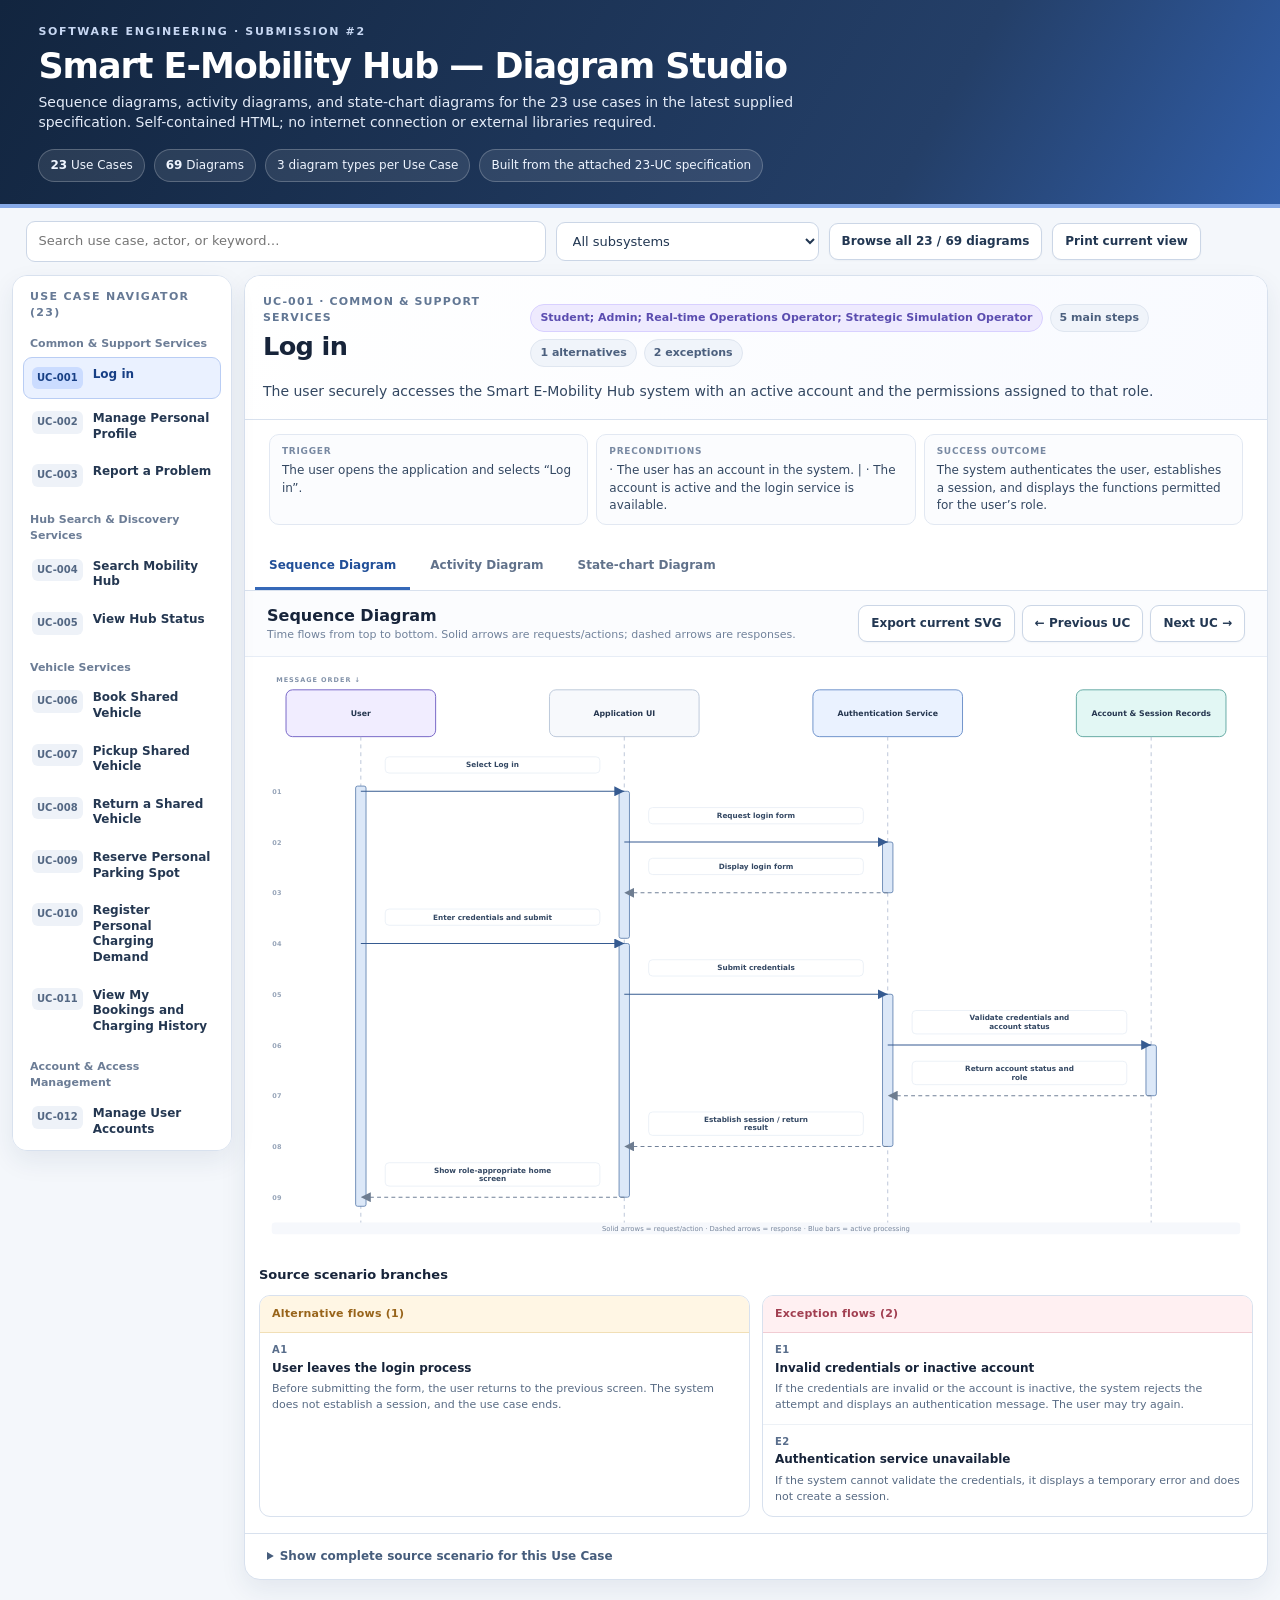
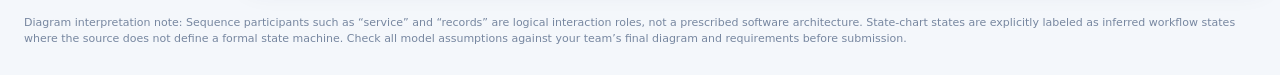
<file: index.html>
<!DOCTYPE html>
<html lang="en">
<head>
<meta charset="utf-8">
<meta name="viewport" content="width=device-width, initial-scale=1">
<title>Smart E-Mobility Hub — 23 Use Case Diagrams</title>
<link rel="stylesheet" href="./css/styles.css">
</head>
<body>

<header>
  <div class="header-inner">
    <div class="eyebrow">Software Engineering · Submission #2</div>
    <h1>Smart E-Mobility Hub — Diagram Studio</h1>
    <div class="subtitle">Sequence diagrams, activity diagrams, and state-chart diagrams for the 23 use cases in the latest supplied specification. Self-contained HTML; no internet connection or external libraries required.</div>
    <div class="stats">
      <span class="stat"><b>23</b> Use Cases</span>
      <span class="stat"><b>69</b> Diagrams</span>
      <span class="stat">3 diagram types per Use Case</span>
      <span class="stat">Built from the attached 23-UC specification</span>
    </div>
  </div>
</header>
<div class="toolbar no-print">
  <input id="search" class="search" type="search" placeholder="Search use case, actor, or keyword…" aria-label="Search use cases">
  <select id="categoryFilter" aria-label="Filter by subsystem"><option value="">All subsystems</option></select>
  <button id="galleryBtn" class="btn">Browse all 23 / 69 diagrams</button>
  <button id="printBtn" class="btn">Print current view</button>
</div>
<div class="shell">
  <aside class="no-print">
    <div class="side-title">Use Case Navigator <span id="navCount"></span></div>
    <nav id="navList" aria-label="Use cases"></nav>
  </aside>
  <main class="main" id="main">
    <div id="singleView" class="card">
      <div class="uc-head">
        <div class="uc-head-row">
          <div>
            <div class="uc-kicker" id="ucKicker"></div>
            <h2 id="ucTitle"></h2>
          </div>
          <div class="pill-row" id="ucPills"></div>
        </div>
        <p class="goal" id="ucGoal"></p>
      </div>
      <div class="meta-grid" id="metaGrid"></div>
      <div class="tabs no-print" role="tablist" aria-label="Diagram type">
        <button class="tab active" data-tab="sequence" role="tab" aria-selected="true">Sequence Diagram</button>
        <button class="tab" data-tab="activity" role="tab" aria-selected="false">Activity Diagram</button>
        <button class="tab" data-tab="state" role="tab" aria-selected="false">State-chart Diagram</button>
      </div>
      <div class="diagram-toolbar">
        <div><b id="diagramTitle">Sequence Diagram</b><div class="hint" id="diagramHint"></div></div>
        <div class="no-print" style="display:flex;gap:7px;flex-wrap:wrap">
          <button id="exportBtn" class="btn">Export current SVG</button>
          <button id="prevBtn" class="btn">← Previous UC</button>
          <button id="nextBtn" class="btn">Next UC →</button>
        </div>
      </div>
      <div id="diagramWrap" class="diagram-wrap"></div>
      <div id="stateCaveat" class="state-caveat" hidden></div>
      <section id="branchNotes" class="branch-notes"></section>
      <div class="details">
        <details id="sourceDetails">
          <summary>Show complete source scenario for this Use Case</summary>
          <div id="sourceBlock" class="source-block"></div>
        </details>
      </div>
    </div>
    <div id="galleryView" hidden></div>
  </main>
</div>
<div class="footer">
  Diagram interpretation note: Sequence participants such as “service” and “records” are logical interaction roles, not a prescribed software architecture. State-chart states are explicitly labeled as inferred workflow states where the source does not define a formal state machine. Check all model assumptions against your team’s final diagram and requirements before submission.
</div>

<script>window.SMART_MOBILITY_UCS = [];</script>
<script defer src="./js/data/UC-001.js"></script>
<script defer src="./js/data/UC-002.js"></script>
<script defer src="./js/data/UC-003.js"></script>
<script defer src="./js/data/UC-004.js"></script>
<script defer src="./js/data/UC-005.js"></script>
<script defer src="./js/data/UC-006.js"></script>
<script defer src="./js/data/UC-007.js"></script>
<script defer src="./js/data/UC-008.js"></script>
<script defer src="./js/data/UC-009.js"></script>
<script defer src="./js/data/UC-010.js"></script>
<script defer src="./js/data/UC-011.js"></script>
<script defer src="./js/data/UC-012.js"></script>
<script defer src="./js/data/UC-013.js"></script>
<script defer src="./js/data/UC-014.js"></script>
<script defer src="./js/data/UC-015.js"></script>
<script defer src="./js/data/UC-016.js"></script>
<script defer src="./js/data/UC-017.js"></script>
<script defer src="./js/data/UC-018.js"></script>
<script defer src="./js/data/UC-019.js"></script>
<script defer src="./js/data/UC-020.js"></script>
<script defer src="./js/data/UC-021.js"></script>
<script defer src="./js/data/UC-022.js"></script>
<script defer src="./js/data/UC-023.js"></script>
<script defer src="./js/shared.js"></script>
<script defer src="./js/renderers/activity-flow.js"></script>
<script defer src="./js/renderers/sequence.js"></script>
<script defer src="./js/renderers/activity.js"></script>
<script defer src="./js/renderers/state.js"></script>
<script defer src="./js/app.js"></script>
</body>
</html>
</file>
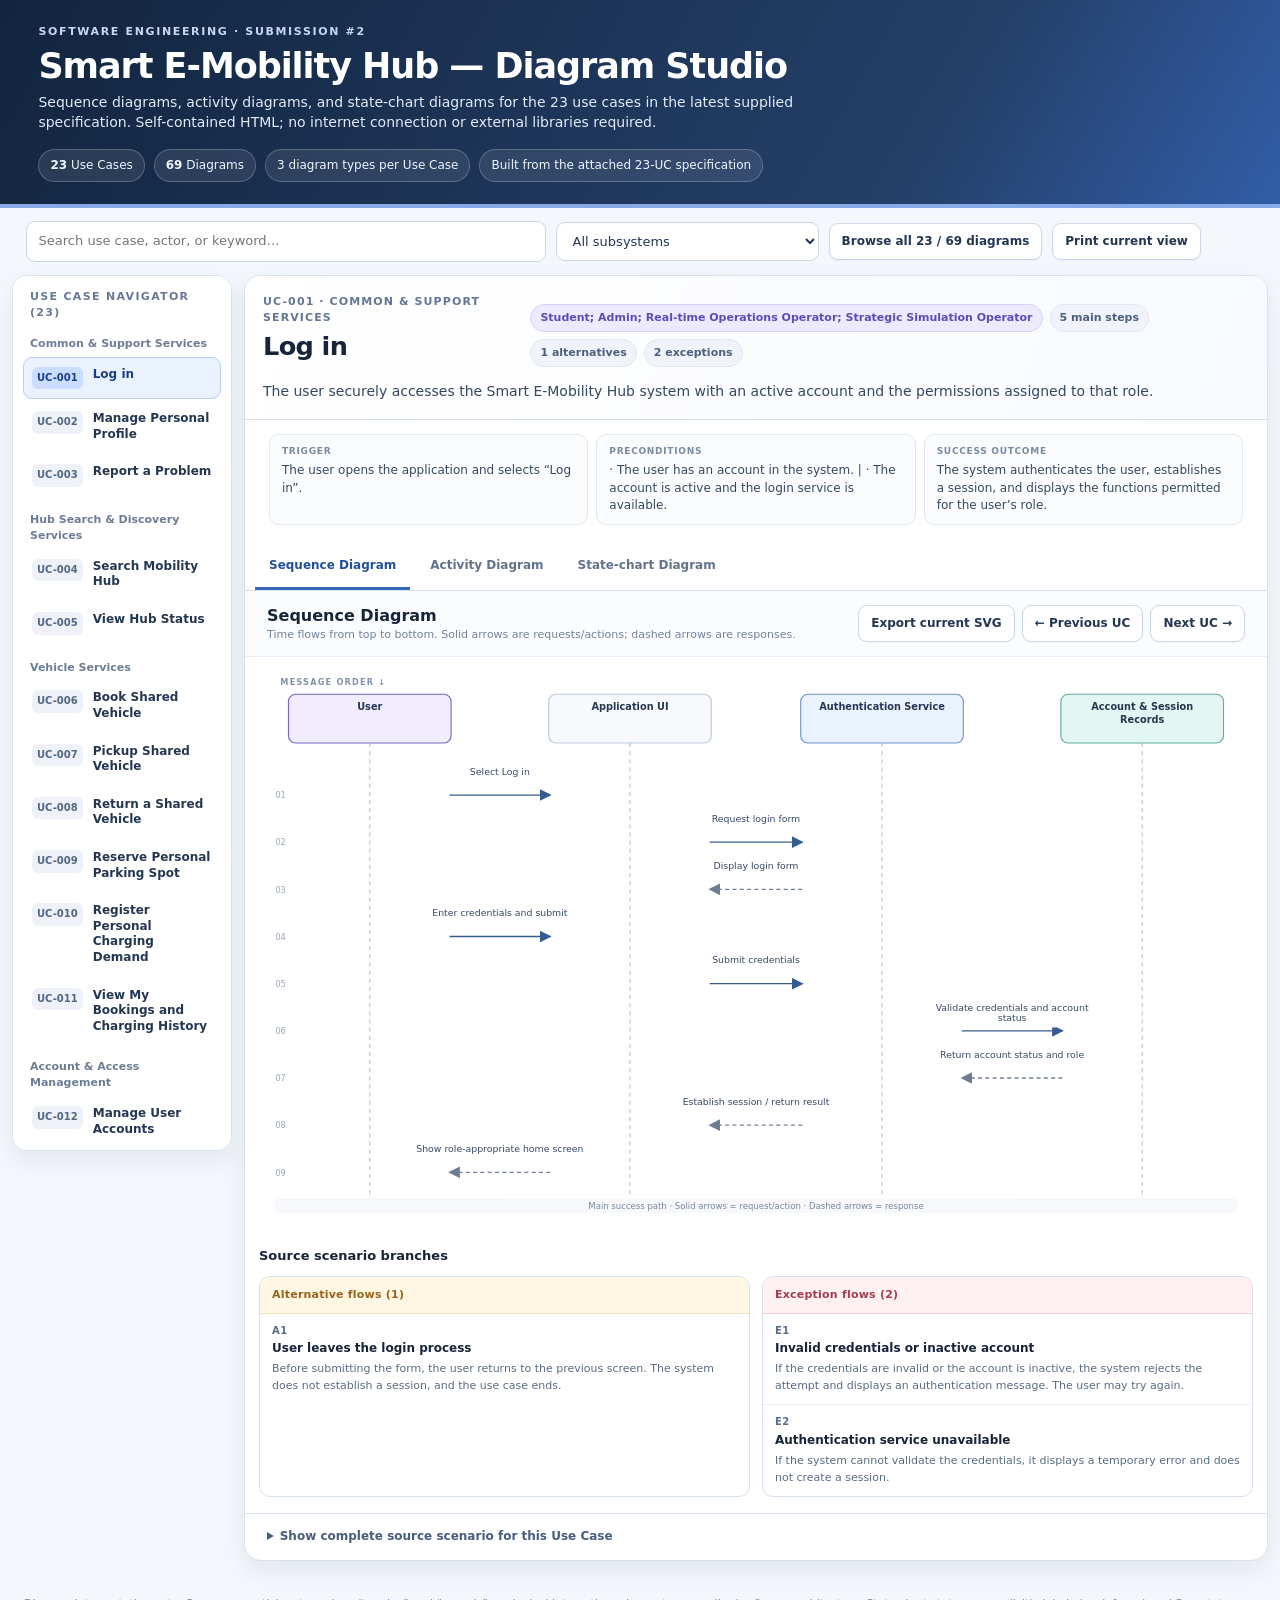
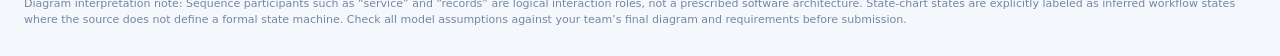
<file: reference/Smart_E_Mobility_23_UC_Diagrams_Fixed_source.html>
<!DOCTYPE html>
<html lang="en">
<head>
<meta charset="utf-8">
<meta name="viewport" content="width=device-width, initial-scale=1">
<title>Smart E-Mobility Hub — 23 Use Case Diagrams</title>
<style>
:root{
  --ink:#17243a; --muted:#60708a; --line:#d8e1ee; --page:#f4f7fb; --panel:#ffffff;
  --navy:#142845; --blue:#315ea8; --blue-bg:#eaf2ff; --purple:#6856bc; --purple-bg:#f0edff;
  --teal:#147d78; --teal-bg:#e2f7f4; --green:#27764e; --green-bg:#e9f7ee;
  --amber:#98641a; --amber-bg:#fff6e4; --red:#a13e50; --red-bg:#fff0f2; --shadow:0 10px 26px rgba(28,52,88,.08);
}
*{box-sizing:border-box}
body{margin:0;background:var(--page);color:var(--ink);font-family:Inter,ui-sans-serif,system-ui,-apple-system,"Segoe UI",Arial,sans-serif;line-height:1.45}
header{background:linear-gradient(120deg,#12253f,#243f68 72%,#315ea8);color:white;padding:24px clamp(18px,3vw,42px) 22px;border-bottom:4px solid #86a9e7}
.header-inner{max-width:1700px;margin:auto}
.eyebrow{font-size:11px;letter-spacing:.15em;text-transform:uppercase;color:#c7d7f2;font-weight:800}
h1{font-size:clamp(24px,2.8vw,35px);letter-spacing:-.03em;margin:7px 0 6px;line-height:1.12}
.subtitle{color:#e3ebf8;font-size:14px;max-width:850px}
.stats{display:flex;flex-wrap:wrap;gap:9px;margin-top:16px}
.stat{border:1px solid rgba(255,255,255,.22);background:rgba(255,255,255,.09);padding:7px 11px;border-radius:999px;font-size:12px;color:#eff5ff}
.toolbar{max-width:1700px;margin:0 auto;padding:13px clamp(12px,2vw,28px);display:flex;gap:10px;align-items:center;flex-wrap:wrap}
button,select,input{font:inherit}
.btn{border:1px solid #cbd6e6;background:white;color:#223752;padding:9px 12px;border-radius:9px;font-weight:700;font-size:12px;cursor:pointer;transition:.15s;box-shadow:0 1px 2px rgba(25,45,75,.04)}
.btn:hover{border-color:#8ca6cf;background:#f7faff}
.btn.primary{background:#244f94;color:white;border-color:#244f94}
.btn.primary:hover{background:#1c417e}
.btn.active{background:#e8efff;border-color:#7997cf;color:#1f4c92}
.btn:focus-visible,input:focus-visible,select:focus-visible{outline:3px solid #a6c4ff;outline-offset:2px}
.search{min-width:230px;flex:1;max-width:520px;border:1px solid #cbd6e6;border-radius:9px;background:#fff;padding:10px 12px;font-size:13px}
select{border:1px solid #cbd6e6;border-radius:9px;background:#fff;padding:10px 12px;font-size:13px;color:#223752}
.shell{max-width:1700px;margin:0 auto;padding:0 clamp(12px,2vw,28px) 35px;display:grid;grid-template-columns:294px minmax(0,1fr);gap:20px;align-items:start}
aside{position:sticky;top:12px;max-height:calc(100vh - 24px);overflow:auto;background:var(--panel);border:1px solid var(--line);border-radius:15px;box-shadow:var(--shadow);padding:13px}
.side-title{font-size:11px;text-transform:uppercase;letter-spacing:.12em;color:#667995;font-weight:800;margin:3px 7px 10px}
.category-heading{font-size:11px;color:#6c7d96;font-weight:800;margin:15px 7px 5px}
.uc-link{display:flex;width:100%;text-align:left;gap:10px;align-items:flex-start;background:transparent;border:1px solid transparent;padding:9px 8px;border-radius:9px;cursor:pointer;color:#243751;margin:2px 0}
.uc-link:hover{background:#f4f7fd}
.uc-link.selected{background:#eaf1ff;border-color:#b9cdf4;color:#173f85}
.uc-no{flex:none;min-width:48px;font-size:10px;font-weight:850;background:#eef2f8;color:#536783;border-radius:6px;padding:4px 5px;text-align:center}
.uc-link.selected .uc-no{background:#cbdcff;color:#173f85}
.uc-link-name{font-size:12px;font-weight:650;line-height:1.3}
.main{min-width:0}
.card{background:var(--panel);border:1px solid var(--line);border-radius:16px;box-shadow:var(--shadow);overflow:hidden}
.uc-head{padding:22px 24px 18px;border-bottom:1px solid var(--line);background:linear-gradient(110deg,#fff,#f8faff)}
.uc-head-row{display:flex;justify-content:space-between;align-items:flex-start;gap:18px}
.uc-kicker{font-size:11px;letter-spacing:.1em;text-transform:uppercase;color:#627794;font-weight:850}
.uc-head h2{font-size:clamp(21px,2vw,29px);line-height:1.18;letter-spacing:-.025em;margin:5px 0 10px}
.pill-row{display:flex;flex-wrap:wrap;gap:7px;margin:10px 0 14px}
.pill{display:inline-flex;align-items:center;gap:5px;background:#f0f4fa;color:#4c607e;border:1px solid #dfe6f0;border-radius:999px;padding:5px 9px;font-size:11px;font-weight:700}
.pill.actor{background:#eeeafe;color:#5b4db0;border-color:#d8d0ff}
.goal{font-size:14px;color:#334761;max-width:1100px;margin:0}
.meta-grid{display:grid;grid-template-columns:repeat(3,minmax(0,1fr));gap:10px;padding:14px 24px 18px}
.meta{border:1px solid #e2e8f2;background:#fbfcfe;border-radius:10px;padding:10px 12px;min-width:0}
.meta label{display:block;text-transform:uppercase;letter-spacing:.08em;color:#7889a2;font-size:9px;font-weight:850;margin-bottom:4px}
.meta div{font-size:12px;color:#344862;overflow-wrap:anywhere}
.tabs{display:flex;gap:6px;padding:0 22px;border-bottom:1px solid var(--line);overflow:auto}
.tab{position:relative;white-space:nowrap;background:transparent;border:0;color:#61728b;padding:14px 14px 12px;cursor:pointer;font-size:12px;font-weight:800;border-bottom:3px solid transparent}
.tab:hover{color:#233d65}
.tab.active{color:#214f98;border-bottom-color:#3568b8}
.diagram-toolbar{padding:13px 22px;display:flex;align-items:center;justify-content:space-between;gap:8px;flex-wrap:wrap;background:#fbfcfe;border-bottom:1px solid #e7edf6}
.diagram-toolbar .hint{font-size:11px;color:#71829b}
.diagram-wrap{padding:12px 15px 18px;min-width:0;overflow:auto;background:#fff}
.diagram-wrap svg{display:block;width:100%;height:auto;max-width:100%;min-width:0}
.diagram-wrap{overscroll-behavior-x:contain}
.diagram-svg{shape-rendering:geometricPrecision}
.gallery-subdetails .diagram-wrap svg{width:100%;max-width:100%;min-width:0}
@media print{.diagram-wrap svg{width:100%;max-width:100%;min-width:0;height:auto}}
.branch-notes{padding:0 22px 22px}
.branch-head{font-size:13px;font-weight:850;margin:7px 0 10px}
.notes-grid{display:grid;grid-template-columns:repeat(2,minmax(0,1fr));gap:12px}
.note-group{border:1px solid var(--line);border-radius:11px;overflow:hidden;background:#fff}
.note-group h4{font-size:11px;margin:0;padding:10px 12px;letter-spacing:.02em}
.note-group.alt h4{background:var(--amber-bg);color:var(--amber);border-bottom:1px solid #f1dfb6}
.note-group.exc h4{background:var(--red-bg);color:var(--red);border-bottom:1px solid #f1ccd3}
.note-item{padding:10px 12px;border-bottom:1px solid #edf1f6}
.note-item:last-child{border-bottom:0}
.note-code{font-size:10px;font-weight:900;letter-spacing:.04em;color:#586d8b}
.note-title{font-size:12px;font-weight:800;margin:2px 0 4px}
.note-desc{font-size:11px;color:#586b84;line-height:1.5}
.details{border-top:1px solid var(--line);padding:0 22px}
details summary{cursor:pointer;font-weight:800;color:#465d7c;font-size:12px;padding:14px 0}
.source-block{padding:0 0 18px}
.source-block h4{font-size:12px;margin:14px 0 6px;color:#526884}
.source-block ol{padding-left:20px;margin:0}
.source-block li{font-size:12px;color:#435872;margin:5px 0}
.source-block .source-line{font-size:11px;margin:6px 0;color:#526680}
.state-caveat{margin:0 22px 16px;padding:12px 14px;border-radius:10px;background:#edf7f7;color:#376a6b;border:1px solid #cfe9e6;font-size:11px}
.gallery-card{padding:16px;margin-bottom:14px}
.gallery-card h3{font-size:19px;margin:0 0 5px}
.gallery-desc{font-size:12px;color:#71829b;margin-bottom:12px}
.gallery-subdetails{border:1px solid var(--line);border-radius:10px;margin:8px 0;overflow:hidden}
.gallery-subdetails summary{padding:11px 13px;background:#f8faff;cursor:pointer;font-size:12px;font-weight:800;color:#3f5677}
.gallery-subdetails[open] summary{border-bottom:1px solid var(--line)}
.gallery-subdetails .diagram-wrap{padding:8px}
.gallery-subdetails .branch-notes{padding:0 14px 14px}
.empty{padding:40px;text-align:center;color:#72839c}
.footer{max-width:1700px;margin:0 auto;padding:0 24px 28px;color:#7787a0;font-size:11px}
.small-note{font-size:11px;color:#75859c}
@media(max-width:1300px){.shell{grid-template-columns:220px minmax(0,1fr);gap:12px;padding-left:12px;padding-right:12px}.shell aside{padding:10px}.meta-grid{gap:8px}.uc-head{padding:18px}.tabs{padding:0 10px}.branch-notes{padding:0 14px 16px}}
@media(max-width:1000px){.shell{grid-template-columns:200px minmax(0,1fr);gap:10px}.meta-grid{grid-template-columns:repeat(2,minmax(0,1fr))}.uc-head{padding:16px}.tabs{padding:0 8px}.branch-notes{padding:0 12px 14px}}
@media(max-width:760px){.shell{display:block}.shell aside{position:relative;top:auto;max-height:290px;margin-bottom:14px}.meta-grid{grid-template-columns:1fr 1fr;padding:12px}.uc-head{padding:16px}.uc-head-row{display:block}.tabs{padding:0 6px}.tab{padding:12px 9px}.diagram-wrap{padding:6px}.notes-grid{grid-template-columns:1fr}.toolbar{padding:10px 12px}.search{min-width:160px}.diagram-wrap svg{width:100%;min-width:0;max-width:100%}}
@media print{
  body{background:white}.toolbar,aside,.diagram-toolbar,.tabs,.footer,.no-print{display:none!important}
  header{background:white;color:#111;padding:10px;border-bottom:1px solid #888}
  .eyebrow,.subtitle,.stats{color:#444}.shell{display:block;padding:0;margin:0;max-width:none}
  .card{box-shadow:none;border:0}.uc-head{padding:12px 4px;background:white}.meta-grid{padding:8px 4px}.diagram-wrap{overflow:visible;padding:0}
  .diagram-wrap svg{min-width:0;width:100%;max-width:100%;height:auto}.branch-notes,.details,.state-caveat{break-inside:avoid}
  .card{break-inside:avoid}.gallery-subdetails[open] .diagram-wrap{overflow:visible}
}
</style>
</head>
<body>
<header>
  <div class="header-inner">
    <div class="eyebrow">Software Engineering · Submission #2</div>
    <h1>Smart E-Mobility Hub — Diagram Studio</h1>
    <div class="subtitle">Sequence diagrams, activity diagrams, and state-chart diagrams for the 23 use cases in the latest supplied specification. Self-contained HTML; no internet connection or external libraries required.</div>
    <div class="stats">
      <span class="stat"><b>23</b> Use Cases</span>
      <span class="stat"><b>69</b> Diagrams</span>
      <span class="stat">3 diagram types per Use Case</span>
      <span class="stat">Built from the attached 23-UC specification</span>
    </div>
  </div>
</header>
<div class="toolbar no-print">
  <input id="search" class="search" type="search" placeholder="Search use case, actor, or keyword…" aria-label="Search use cases">
  <select id="categoryFilter" aria-label="Filter by subsystem"><option value="">All subsystems</option></select>
  <button id="galleryBtn" class="btn">Browse all 23 / 69 diagrams</button>
  <button id="printBtn" class="btn">Print current view</button>
</div>
<div class="shell">
  <aside class="no-print">
    <div class="side-title">Use Case Navigator <span id="navCount"></span></div>
    <nav id="navList" aria-label="Use cases"></nav>
  </aside>
  <main class="main" id="main">
    <div id="singleView" class="card">
      <div class="uc-head">
        <div class="uc-head-row">
          <div>
            <div class="uc-kicker" id="ucKicker"></div>
            <h2 id="ucTitle"></h2>
          </div>
          <div class="pill-row" id="ucPills"></div>
        </div>
        <p class="goal" id="ucGoal"></p>
      </div>
      <div class="meta-grid" id="metaGrid"></div>
      <div class="tabs no-print" role="tablist" aria-label="Diagram type">
        <button class="tab active" data-tab="sequence" role="tab" aria-selected="true">Sequence Diagram</button>
        <button class="tab" data-tab="activity" role="tab" aria-selected="false">Activity Diagram</button>
        <button class="tab" data-tab="state" role="tab" aria-selected="false">State-chart Diagram</button>
      </div>
      <div class="diagram-toolbar">
        <div><b id="diagramTitle">Sequence Diagram</b><div class="hint" id="diagramHint"></div></div>
        <div class="no-print" style="display:flex;gap:7px;flex-wrap:wrap">
          <button id="exportBtn" class="btn">Export current SVG</button>
          <button id="prevBtn" class="btn">← Previous UC</button>
          <button id="nextBtn" class="btn">Next UC →</button>
        </div>
      </div>
      <div id="diagramWrap" class="diagram-wrap"></div>
      <div id="stateCaveat" class="state-caveat" hidden></div>
      <section id="branchNotes" class="branch-notes"></section>
      <div class="details">
        <details id="sourceDetails">
          <summary>Show complete source scenario for this Use Case</summary>
          <div id="sourceBlock" class="source-block"></div>
        </details>
      </div>
    </div>
    <div id="galleryView" hidden></div>
  </main>
</div>
<div class="footer">
  Diagram interpretation note: Sequence participants such as “service” and “records” are logical interaction roles, not a prescribed software architecture. State-chart states are explicitly labeled as inferred workflow states where the source does not define a formal state machine. Check all model assumptions against your team’s final diagram and requirements before submission.
</div>
<script>
const UCs = [{"id": "UC-001", "name": "Log in", "actor": "Student; Admin; Real-time Operations Operator; Strategic Simulation Operator", "goal": "The user securely accesses the Smart E-Mobility Hub system with an active account and the permissions assigned to that role.", "preconditions": "• The user has an account in the system. | • The account is active and the login service is available.", "trigger": "The user opens the application and selects “Log in”.", "postconditions": "The system authenticates the user, establishes a session, and displays the functions permitted for the user’s role.", "stakeholders": "Student, Admin, Real-time Operations Operator, Strategic Simulation Operator, VNU-HCM Management", "priority": "High", "businessRules": "• Only valid credentials for an active account may create an authenticated session. | • Access to functions must follow the permissions associated with the user’s role.", "assumptions": "User accounts and role assignments are maintained in the system.", "steps": [{"n": 1, "text": "The user opens the application and selects “Log in”."}, {"n": 2, "text": "The system displays the login form."}, {"n": 3, "text": "The user enters the required credentials and submits the form."}, {"n": 4, "text": "The system validates the credentials and checks that the account is active."}, {"n": 5, "text": "The system establishes an authenticated session and displays the appropriate home screen."}], "alternatives": [{"code": "A1", "title": "User leaves the login process", "description": "Before submitting the form, the user returns to the previous screen. The system does not establish a session, and the use case ends."}], "exceptions": [{"code": "E1", "title": "Invalid credentials or inactive account", "description": "If the credentials are invalid or the account is inactive, the system rejects the attempt and displays an authentication message. The user may try again."}, {"code": "E2", "title": "Authentication service unavailable", "description": "If the system cannot validate the credentials, it displays a temporary error and does not create a session."}], "sourceTitle": "UC-001: Log in", "category": "Common & Support Services", "decisionIndex": 3, "decisionText": "Are credentials valid and account active?", "sequence": {"parts": ["User", "Application UI", "Authentication Service", "Account & Session Records"], "messages": [[0, 1, "Select Log in", "call"], [1, 2, "Request login form", "call"], [2, 1, "Display login form", "return"], [0, 1, "Enter credentials and submit", "call"], [1, 2, "Submit credentials", "call"], [2, 3, "Validate credentials and account status", "call"], [3, 2, "Return account status and role", "return"], [2, 1, "Establish session / return result", "return"], [1, 0, "Show role-appropriate home screen", "return"]]}, "state": {"subject": "Authentication session", "states": ["Login Idle", "Credentials Entered", "Authenticating", "Authenticated"], "events": ["Open login", "Submit credentials", "Credentials valid"], "branches": [{"from": 2, "label": "Invalid credentials", "name": "Authentication Rejected", "returnTo": 1}, {"from": 2, "label": "Service unavailable", "name": "Validation Unavailable", "returnTo": 1}, {"from": 0, "label": "Leave login", "name": "Login Cancelled", "terminal": true}]}, "stateNote": "Logical workflow-state model inferred from the approved scenario. It is not a claim that every displayed state is a stored database status."}, {"id": "UC-002", "name": "Manage Personal Profile", "actor": "Student", "goal": "The student views and updates personal profile information that the system allows the student to maintain.", "preconditions": "• The student is logged in. | • A profile is associated with the student account.", "trigger": "The student selects “Manage Personal Profile”.", "postconditions": "The system displays the current profile and saves valid changes confirmed by the student.", "stakeholders": "Student, Admin, VNU-HCM Management", "priority": "Medium", "businessRules": "• Students may edit only permitted profile fields. | • Profile changes must be validated before saving. | • Profile management does not grant permission to change roles or access rights.", "assumptions": "The system defines which profile fields students may view or update.", "steps": [{"n": 1, "text": "The student selects “Manage Personal Profile”."}, {"n": 2, "text": "The system displays the student’s current profile information."}, {"n": 3, "text": "The student selects the edit option and changes permitted fields."}, {"n": 4, "text": "The student submits the changes, and the system validates the entered information."}, {"n": 5, "text": "The system saves the valid changes and displays a confirmation."}], "alternatives": [{"code": "A1", "title": "Student views the profile without editing", "description": "The student reviews the displayed information and leaves the profile page. No changes are saved."}, {"code": "A2", "title": "Student cancels editing", "description": "Before saving, the student cancels the edit. The system discards the unsubmitted changes and returns to the profile view."}], "exceptions": [{"code": "E1", "title": "Profile information is invalid", "description": "The system identifies the fields that need correction and asks the student to revise them. The saved profile remains unchanged."}, {"code": "E2", "title": "Profile update fails", "description": "If the system cannot save the changes, it displays an error and allows the student to retry."}], "sourceTitle": "UC-002: Manage Personal Profile", "category": "Common & Support Services", "decisionIndex": 3, "decisionText": "Are profile changes valid?", "sequence": {"parts": ["Student", "Application UI", "Profile Service", "Profile Records"], "messages": [[0, 1, "Open Manage Personal Profile", "call"], [1, 2, "Request current profile", "call"], [2, 3, "Retrieve saved profile", "call"], [3, 2, "Return profile information", "return"], [2, 1, "Display profile", "return"], [0, 1, "Edit permitted fields and submit", "call"], [1, 2, "Validate profile changes", "call"], [2, 3, "Save validated profile", "call"], [3, 2, "Confirm saved profile", "return"], [2, 1, "Return update result", "return"], [1, 0, "Display confirmation", "return"]]}, "state": {"subject": "Profile editing workflow", "states": ["Profile Displayed", "Editing", "Validating Changes", "Changes Saved"], "events": ["Select edit", "Submit changes", "Validation succeeds"], "branches": [{"from": 2, "label": "Invalid fields", "name": "Correction Required", "returnTo": 1}, {"from": 1, "label": "Cancel edit", "name": "Editing Cancelled", "terminal": true}, {"from": 2, "label": "Save error", "name": "Save Failed", "returnTo": 0}]}, "stateNote": "Logical workflow-state model inferred from the approved scenario. It is not a claim that every displayed state is a stored database status."}, {"id": "UC-003", "name": "Report a Problem", "actor": "Student", "goal": "The student submits a report about a problem related to a Mobility Hub, shared vehicle, booking, or another supported service.", "preconditions": "• The student can access the reporting feature. | • The system is available to receive a problem report.", "trigger": "The student selects “Report a Problem”.", "postconditions": "The system records the report and displays a submission confirmation.", "stakeholders": "Student, Real-time Operations Operator, VNU-HCM Management", "priority": "Medium", "businessRules": "• A report must contain enough information for the problem to be understood. | • The system must not show a successful submission message unless the report is recorded. | • Submitting a report does not itself mean the reported issue has been resolved.", "assumptions": "Submitted reports are available for authorized operational review.", "steps": [{"n": 1, "text": "The student selects “Report a Problem”."}, {"n": 2, "text": "The system displays the problem-report form."}, {"n": 3, "text": "The student selects a problem category, describes the issue, and identifies the related Hub, vehicle, or booking when applicable."}, {"n": 4, "text": "The student submits the report."}, {"n": 5, "text": "The system validates the required information and records the report."}, {"n": 6, "text": "The system displays a confirmation that the report was submitted."}], "alternatives": [{"code": "A1", "title": "Student cancels the report", "description": "Before submitting, the student cancels the process. The system discards the unsubmitted report and returns to the previous screen."}, {"code": "A2", "title": "Student adds more details", "description": "Before submission, the student returns to the form, adds or revises the description, and submits the report again."}], "exceptions": [{"code": "E1", "title": "Required information is missing", "description": "The system identifies the missing fields and asks the student to complete them before submission."}, {"code": "E2", "title": "Report submission fails", "description": "If the system cannot record the report, it displays an error and does not show a success confirmation. The student may retry."}], "sourceTitle": "UC-003: Report a Problem", "category": "Common & Support Services", "decisionIndex": 4, "decisionText": "Is the report complete?", "sequence": {"parts": ["Student", "Application UI", "Report Service", "Report Records"], "messages": [[0, 1, "Select Report a Problem", "call"], [1, 2, "Request report form", "call"], [2, 1, "Display report form", "return"], [0, 1, "Enter category, description and related item", "call"], [1, 2, "Submit report details", "call"], [2, 2, "Validate required report information", "self"], [2, 3, "Record valid problem report", "call"], [3, 2, "Return saved report result", "return"], [2, 1, "Return submission status", "return"], [1, 0, "Show report confirmation", "return"]]}, "state": {"subject": "Problem report", "states": ["Report Form Open", "Details Entered", "Validating Report", "Report Recorded", "Available for Follow-up"], "events": ["Open form", "Enter required details", "Information valid", "Save report"], "branches": [{"from": 2, "label": "Missing details", "name": "Needs Correction", "returnTo": 1}, {"from": 2, "label": "Record error", "name": "Submission Failed", "returnTo": 1}, {"from": 0, "label": "Cancel before submit", "name": "Report Cancelled", "terminal": true}]}, "stateNote": "Logical workflow-state model inferred from the approved scenario. It is not a claim that every displayed state is a stored database status."}, {"id": "UC-004", "name": "Search Mobility Hub", "actor": "Student", "goal": "The student finds Mobility Hubs that are suitable for the intended journey or service.", "preconditions": "• The system is available. | • Mobility Hub information is available for searching.", "trigger": "The student selects “Search Mobility Hub”.", "postconditions": "The system displays matching Hubs and allows the student to select a Hub for further information.", "stakeholders": "Student, Real-time Operations Operator, VNU-HCM Management", "priority": "High", "businessRules": "• Search results must be based on Hub information available to the system. | • The system must indicate when no Hub matches the search criteria.", "assumptions": "Search criteria are limited to options supported by the application; a sophisticated 3D map is not required.", "steps": [{"n": 1, "text": "The student selects “Search Mobility Hub”."}, {"n": 2, "text": "The system displays the available search options and a list of Hubs."}, {"n": 3, "text": "The student enters search criteria or selects an area of interest."}, {"n": 4, "text": "The system retrieves and displays matching Hubs with their basic information."}, {"n": 5, "text": "The student reviews the results and selects a Hub."}], "alternatives": [{"code": "A1", "title": "Student views Hub status", "description": "The student chooses to inspect a Hub’s current resources. The system activates “View Hub Status” as an extension, then the student may return to the search results."}, {"code": "A2", "title": "No matching Hub found", "description": "If no Hub matches the criteria, the system informs the student. The student may revise the criteria and search again or end the use case."}], "exceptions": [{"code": "E1", "title": "Hub information cannot be retrieved", "description": "If the search service or Hub data is unavailable, the system displays a temporary error and allows the student to retry."}], "sourceTitle": "UC-004: Search Mobility Hub", "category": "Hub Search & Discovery Services", "decisionIndex": 3, "decisionText": "Were any matching Hubs found?", "sequence": {"parts": ["Student", "Application UI", "Hub Search Service", "Hub Catalog"], "messages": [[0, 1, "Open Search Mobility Hub", "call"], [1, 2, "Request search options and Hub list", "call"], [2, 3, "Retrieve available Hub information", "call"], [3, 2, "Return Hub catalog", "return"], [2, 1, "Display search options", "return"], [0, 1, "Enter criteria or select area", "call"], [1, 2, "Search using selected criteria", "call"], [2, 3, "Find matching Hubs", "call"], [3, 2, "Return matching Hub results", "return"], [2, 1, "Display matching Hubs", "return"], [0, 1, "Select a Hub", "call"]]}, "state": {"subject": "Hub search session", "states": ["Idle", "Criteria Entered", "Searching Hubs", "Results Displayed", "Hub Selected"], "events": ["Start search", "Submit criteria", "Matches found", "Select result"], "branches": [{"from": 2, "label": "No matches", "name": "No Results", "returnTo": 1}, {"from": 2, "label": "Search service error", "name": "Search Unavailable", "returnTo": 1}]}, "stateNote": "Logical workflow-state model inferred from the approved scenario. It is not a claim that every displayed state is a stored database status."}, {"id": "UC-005", "name": "View Hub Status", "actor": "Student", "goal": "The student checks the current status and resource availability of a selected Mobility Hub.", "preconditions": "• The selected Hub exists in the system. | • The system can access available Hub status information.", "trigger": "The student selects “View Hub Status” for a Hub, usually from the search results.", "postconditions": "The system displays the latest available status information for the selected Hub.", "stakeholders": "Student, Real-time Operations Operator, VNU-HCM Management", "priority": "High", "businessRules": "• The system must distinguish unavailable or unverified data from confirmed current status. | • The information shown should reflect the latest data available to the system.", "assumptions": "Status information may come from sensors or simulated data and may include vehicle availability, battery levels, parking occupancy, charging-point availability, and Hub utilization.", "steps": [{"n": 1, "text": "The student selects a Hub and requests its status."}, {"n": 2, "text": "The system retrieves the latest available status information for that Hub."}, {"n": 3, "text": "The system displays relevant vehicle availability, battery levels, parking occupancy, charging-point availability, and Hub utilization where available."}, {"n": 4, "text": "The student reviews the information and returns to the search results or continues with another available service."}], "alternatives": [{"code": "A1", "title": "Hub has limited or no available resources", "description": "If resources are limited or unavailable, the system shows the current availability so that the student can consider another Hub."}, {"code": "A2", "title": "Student proceeds to book a shared vehicle", "description": "If the student chooses to book a shared vehicle after viewing Hub status, the system activates “Book Shared Vehicle” as shown by the current diagram. The student continues with vehicle selection."}], "exceptions": [{"code": "E1", "title": "Hub status data is unavailable", "description": "The system informs the student that current status cannot be retrieved and does not present missing data as confirmed."}, {"code": "E2", "title": "Only partial status data is available", "description": "The system identifies unavailable information and displays the remaining verified status data where useful."}], "sourceTitle": "UC-005: View Hub Status", "category": "Hub Search & Discovery Services", "decisionIndex": 1, "decisionText": "Is status data available?", "sequence": {"parts": ["Student", "Application UI", "Hub Status Service", "Resource Status Data"], "messages": [[0, 1, "Select a Hub and request status", "call"], [1, 2, "Request latest Hub status", "call"], [2, 3, "Retrieve vehicle, parking and charging status", "call"], [3, 2, "Return available status data", "return"], [2, 2, "Check freshness and data completeness", "self"], [2, 1, "Return status overview", "return"], [1, 0, "Display verified resource status", "return"]]}, "state": {"subject": "Hub status viewing", "states": ["Hub Selected", "Retrieving Status", "Status Displayed"], "events": ["Request status", "Status data received"], "branches": [{"from": 1, "label": "Some data stale/missing", "name": "Partial Status Displayed", "returnTo": 2}, {"from": 1, "label": "Status unavailable", "name": "Status Retrieval Failed", "returnTo": 0}]}, "stateNote": "Logical workflow-state model inferred from the approved scenario. It is not a claim that every displayed state is a stored database status."}, {"id": "UC-006", "name": "Book Shared Vehicle", "actor": "Student", "goal": "The student reserves an available shared electric vehicle at a selected Mobility Hub.", "preconditions": "• The student is logged in. | • Hub and shared-vehicle information is available. | • A suitable vehicle is available for booking.", "trigger": "The student selects “Book Shared Vehicle”, including from a selected Hub’s status view where supported.", "postconditions": "The reservation is created, the selected vehicle is marked as “Reserved”, and confirmation details are displayed.", "stakeholders": "Student, Real-time Operations Operator, VNU-HCM Management", "priority": "High", "businessRules": "• Only a currently available vehicle may be reserved. | • The system must verify availability before confirming a booking. | • A cancelled or failed booking must not leave an unintended active reservation.", "assumptions": "Vehicle status and battery-level information is updated using near-real-time sensor or simulated data.", "steps": [{"n": 1, "text": "The student opens “Book Shared Vehicle” and selects a pickup Hub."}, {"n": 2, "text": "The system displays shared vehicles available at that Hub, including their current status and battery levels."}, {"n": 3, "text": "The student selects a suitable vehicle."}, {"n": 4, "text": "The system verifies that the selected vehicle is still available."}, {"n": 5, "text": "The system creates the reservation and changes the vehicle status to “Reserved”."}, {"n": 6, "text": "The system displays the booking confirmation and reservation details."}], "alternatives": [{"code": "A1", "title": "No suitable vehicle at the selected Hub", "description": "The system informs the student that no suitable vehicle is available. The student may select another Hub and repeat the search, or cancel without creating a reservation."}, {"code": "A2", "title": "Student cancels before confirmation", "description": "The student cancels the booking before confirmation. The system ends the process without creating a reservation."}], "exceptions": [{"code": "E1", "title": "Vehicle availability cannot be verified", "description": "If current vehicle status cannot be retrieved, the system informs the student and does not confirm the booking using unverified information. The student may retry."}, {"code": "E2", "title": "Vehicle becomes unavailable", "description": "If another booking makes the selected vehicle unavailable, the system rejects the request and lets the student choose another vehicle."}, {"code": "E3", "title": "Reservation creation fails", "description": "The system displays a failure message and ensures that the vehicle is not incorrectly marked as “Reserved”."}], "sourceTitle": "UC-006: Book Shared Vehicle", "category": "Vehicle Services", "decisionIndex": 3, "decisionText": "Is the vehicle still available?", "sequence": {"parts": ["Student", "Application UI", "Booking Service", "Vehicle & Booking Records"], "messages": [[0, 1, "Open Book Shared Vehicle and select pickup Hub", "call"], [1, 2, "Request available vehicles", "call"], [2, 3, "Retrieve vehicle status and battery levels", "call"], [3, 2, "Return available vehicle list", "return"], [2, 1, "Display vehicles", "return"], [0, 1, "Select a suitable vehicle", "call"], [1, 2, "Request booking", "call"], [2, 3, "Recheck current vehicle availability", "call"], [3, 2, "Return availability result", "return"], [2, 3, "Create reservation and mark vehicle Reserved", "call"], [3, 2, "Return booking record", "return"], [2, 1, "Return booking confirmation", "return"], [1, 0, "Display reservation details", "return"]]}, "state": {"subject": "Shared-vehicle booking", "states": ["Hub Selected", "Vehicle Selected", "Checking Availability", "Reservation Created", "Vehicle Reserved"], "events": ["Select vehicle", "Check current state", "Availability confirmed", "Set status Reserved"], "branches": [{"from": 2, "label": "Vehicle no longer available", "name": "Vehicle Unavailable", "returnTo": 1}, {"from": 2, "label": "Reservation save fails", "name": "Booking Failed", "returnTo": 1}, {"from": 1, "label": "Cancel before confirmation", "name": "Booking Cancelled", "terminal": true}]}, "stateNote": "Logical workflow-state model inferred from the approved scenario. It is not a claim that every displayed state is a stored database status."}, {"id": "UC-007", "name": "Pickup Shared Vehicle", "actor": "Student", "goal": "The student collects the shared vehicle associated with a valid reservation and starts the trip.", "preconditions": "• The student is logged in. | • The student has a valid reservation for the shared vehicle. | • The reserved vehicle is available at the assigned pickup Hub.", "trigger": "The student selects “Pickup Shared Vehicle” for an active reservation.", "postconditions": "The pickup is recorded, the vehicle status changes to “In Use”, and trip-start confirmation is displayed.", "stakeholders": "Student, Real-time Operations Operator, VNU-HCM Management", "priority": "High", "businessRules": "• Only the student associated with a valid reservation may pick up the vehicle. | • Pickup must not be confirmed if the reservation or vehicle status cannot be verified.", "assumptions": "The system can match the reservation to the student, vehicle, and pickup Hub. Physical unlocking hardware is outside this use case unless separately specified.", "steps": [{"n": 1, "text": "The student opens the relevant booking and selects “Pickup Shared Vehicle”."}, {"n": 2, "text": "The system displays the reservation and pickup details."}, {"n": 3, "text": "The system verifies that the reservation is valid and the vehicle is available for pickup."}, {"n": 4, "text": "The student confirms the pickup."}, {"n": 5, "text": "The system records the pickup and changes the vehicle status to “In Use”."}, {"n": 6, "text": "The system displays confirmation that the trip has started."}], "alternatives": [{"code": "A1", "title": "Student postpones pickup", "description": "Before confirming pickup, the student returns to the booking details. The reservation remains unchanged and the trip does not start."}], "exceptions": [{"code": "E1", "title": "No valid reservation is found", "description": "The system informs the student that no valid reservation can be found and does not start the trip."}, {"code": "E2", "title": "Reserved vehicle is unavailable", "description": "The system rejects the pickup and informs the student that the vehicle cannot be collected. The student may review the booking or seek assistance."}, {"code": "E3", "title": "Pickup status cannot be saved", "description": "The system displays an error and does not show the trip as successfully started."}], "sourceTitle": "UC-007: Pickup Shared Vehicle", "category": "Vehicle Services", "decisionIndex": 2, "decisionText": "Is the reservation and vehicle valid?", "sequence": {"parts": ["Student", "Application UI", "Pickup Service", "Booking & Vehicle State"], "messages": [[0, 1, "Open booking and select Pickup Shared Vehicle", "call"], [1, 2, "Request reservation and pickup details", "call"], [2, 3, "Verify reservation and vehicle status", "call"], [3, 2, "Return verification result", "return"], [2, 1, "Display pickup details", "return"], [0, 1, "Confirm pickup", "call"], [1, 2, "Record pickup request", "call"], [2, 3, "Update vehicle status to In Use", "call"], [3, 2, "Confirm pickup record", "return"], [2, 1, "Return trip-start result", "return"], [1, 0, "Display trip-start confirmation", "return"]]}, "state": {"subject": "Pickup / trip lifecycle", "states": ["Reservation Active", "Pickup Requested", "Pickup Verified", "Vehicle In Use", "Trip Active"], "events": ["Request pickup", "Reservation and vehicle valid", "Record pickup", "Trip begins"], "branches": [{"from": 2, "label": "Reservation invalid", "name": "Pickup Rejected", "returnTo": 0}, {"from": 2, "label": "Vehicle unavailable", "name": "Pickup Blocked", "returnTo": 0}, {"from": 1, "label": "Postpone pickup", "name": "Pickup Deferred", "returnTo": 0}]}, "stateNote": "Logical workflow-state model inferred from the approved scenario. It is not a claim that every displayed state is a stored database status."}, {"id": "UC-008", "name": "Return a Shared Vehicle", "actor": "Student", "goal": "The student completes a trip by returning a shared electric vehicle to a Hub that can accept it.", "preconditions": "• The student is logged in. | • The student has an active trip and the vehicle is marked as “In Use”.", "trigger": "The student arrives at a Hub and selects “Return a Shared Vehicle”.", "postconditions": "The return is recorded, the trip is completed, and the vehicle status is updated according to its recorded condition.", "stakeholders": "Student, Real-time Operations Operator, VNU-HCM Management", "priority": "High", "businessRules": "• A vehicle may be returned only when it is associated with an active trip. | • The system must not complete a return until the return location and resource state are accepted and the return is recorded. | • A vehicle status must reflect its recorded condition after return.", "assumptions": "Hub parking capacity and vehicle status can be represented by real or simulated data.", "steps": [{"n": 1, "text": "The student selects “Return a Shared Vehicle” for the active trip."}, {"n": 2, "text": "The system displays the trip details and asks the student to select or confirm the return Hub."}, {"n": 3, "text": "The system verifies the active trip and checks whether the selected Hub can accept the vehicle."}, {"n": 4, "text": "The student confirms the return."}, {"n": 5, "text": "The system records the return, completes the trip, and updates the vehicle status according to its condition."}, {"n": 6, "text": "The system displays the return confirmation and trip summary."}], "alternatives": [{"code": "A1", "title": "Selected Hub has no available capacity", "description": "The system informs the student and suggests alternative Hubs with available capacity, if any. The student selects another Hub and the system checks it before the return. If no suitable Hub is available, the trip remains active and the student is directed to contact the Operator or follow the approved return procedure."}, {"code": "A2", "title": "Student cancels before confirming the return", "description": "The system returns to the active-trip screen. The trip remains active and the return is not recorded."}], "exceptions": [{"code": "E1", "title": "Active trip or vehicle cannot be verified", "description": "The system informs the student that the return cannot be verified and does not complete the trip."}, {"code": "E2", "title": "Return status update fails", "description": "The system displays a failure message and does not report the trip as completed. The student may retry or contact the Operator."}], "sourceTitle": "UC-008: Return a Shared Vehicle", "category": "Vehicle Services", "decisionIndex": 2, "decisionText": "Can the Hub accept the vehicle?", "sequence": {"parts": ["Student", "Application UI", "Return Service", "Trip & Hub Capacity Records"], "messages": [[0, 1, "Select Return a Shared Vehicle", "call"], [1, 2, "Request active trip and return options", "call"], [2, 3, "Retrieve trip and Hub capacity", "call"], [3, 2, "Return trip and capacity status", "return"], [2, 1, "Display trip and return Hub options", "return"], [0, 1, "Select or confirm return Hub", "call"], [1, 2, "Validate active trip and Hub capacity", "call"], [2, 1, "Confirm Hub can accept vehicle or suggest alternatives", "return"], [0, 1, "Confirm return", "call"], [1, 2, "Record return and complete trip", "call"], [2, 3, "Update vehicle state and return record", "call"], [3, 2, "Return saved result", "return"], [2, 1, "Return confirmation and trip summary", "return"], [1, 0, "Display return result", "return"]]}, "state": {"subject": "Vehicle return / trip lifecycle", "states": ["Trip Active", "Return Requested", "Hub Capacity Checked", "Return Recorded", "Trip Completed"], "events": ["Request return", "Check destination capacity", "Capacity accepted", "Persist return"], "branches": [{"from": 2, "label": "Hub full", "name": "Alternative Hub Required", "returnTo": 1}, {"from": 1, "label": "Cancel return", "name": "Trip Still Active", "returnTo": 0}, {"from": 2, "label": "Record update fails", "name": "Return Not Completed", "returnTo": 0}]}, "stateNote": "Logical workflow-state model inferred from the approved scenario. It is not a claim that every displayed state is a stored database status."}, {"id": "UC-009", "name": "Reserve Personal Parking Spot", "actor": "Student", "goal": "The student reserves an available parking spot at a selected Mobility Hub for a privately owned electric vehicle.", "preconditions": "• The student is logged in. | • Hub and parking availability information is available. | • The student intends to park a personal electric vehicle at the selected Hub.", "trigger": "The student selects “Reserve Personal Parking Spot”.", "postconditions": "The parking reservation is recorded, the selected spot is marked as “Reserved”, and confirmation is displayed.", "stakeholders": "Student, Real-time Operations Operator, VNU-HCM Management", "priority": "High", "businessRules": "• Only available parking capacity may be reserved for the requested period. | • Conflicting reservations must not be confirmed. | • Cancelled or failed reservations must not incorrectly mark a spot as “Reserved”.", "assumptions": "Parking status and occupancy are updated using near-real-time sensor or simulated data.", "steps": [{"n": 1, "text": "The student selects “Reserve Personal Parking Spot”."}, {"n": 2, "text": "The system displays available Mobility Hubs."}, {"n": 3, "text": "The student selects a Hub and provides the intended parking period."}, {"n": 4, "text": "The system displays parking spots available for that period."}, {"n": 5, "text": "The student selects a suitable parking spot."}, {"n": 6, "text": "The system verifies that the spot is still available and has no conflicting reservation."}, {"n": 7, "text": "The system creates the reservation and marks the spot as “Reserved”."}, {"n": 8, "text": "The system displays the reservation confirmation and parking details."}], "alternatives": [{"code": "A1", "title": "No parking spot is available at the selected Hub", "description": "The system informs the student and suggests alternative Hubs or available periods, if supported. The student selects an alternative and the flow resumes at Step 4. If no suitable option exists, the student may cancel without a reservation."}, {"code": "A2", "title": "Student selects another parking spot", "description": "The student returns to the available-spot list, selects another spot, and continues from Step 6."}, {"code": "A3", "title": "Student cancels the reservation", "description": "Before confirmation, the student cancels the process. No reservation is created."}], "exceptions": [{"code": "E1", "title": "Parking availability cannot be retrieved", "description": "The system informs the student that current availability is temporarily unavailable and does not proceed using unverified data."}, {"code": "E2", "title": "Selected spot becomes unavailable", "description": "The system rejects the reservation and lets the student select another available spot or Hub."}, {"code": "E3", "title": "Reservation creation fails", "description": "The system displays an error and ensures the spot is not incorrectly marked as “Reserved”."}], "sourceTitle": "UC-009: Reserve Personal Parking Spot", "category": "Vehicle Services", "decisionIndex": 5, "decisionText": "Is the spot available with no conflict?", "sequence": {"parts": ["Student", "Application UI", "Parking Reservation Service", "Parking Records & Capacity"], "messages": [[0, 1, "Select Reserve Personal Parking Spot", "call"], [1, 2, "Request available Hubs", "call"], [2, 3, "Retrieve Hub and parking capacity", "call"], [3, 2, "Return Hub list and capacity", "return"], [2, 1, "Display available Hubs", "return"], [0, 1, "Select Hub and parking period", "call"], [1, 2, "Request spots for period", "call"], [2, 3, "Retrieve available spots", "call"], [3, 2, "Return available spot list", "return"], [2, 1, "Display available spots", "return"], [0, 1, "Select a parking spot", "call"], [1, 2, "Check availability and conflicts", "call"], [2, 3, "Recheck spot and reservation records", "call"], [3, 2, "Return validation result", "return"], [2, 3, "Create reservation and mark spot Reserved", "call"], [3, 2, "Return reservation record", "return"], [2, 1, "Return confirmation", "return"], [1, 0, "Display parking details", "return"]]}, "state": {"subject": "Personal parking reservation", "states": ["Request Draft", "Hub & Period Selected", "Checking Availability", "Parking Reserved"], "events": ["Choose Hub and period", "Select spot", "Capacity and conflicts clear"], "branches": [{"from": 2, "label": "Spot unavailable", "name": "Alternative Spot Needed", "returnTo": 1}, {"from": 2, "label": "Reservation save fails", "name": "Reservation Failed", "returnTo": 1}, {"from": 1, "label": "Cancel request", "name": "Reservation Cancelled", "terminal": true}]}, "stateNote": "Logical workflow-state model inferred from the approved scenario. It is not a claim that every displayed state is a stored database status."}, {"id": "UC-010", "name": "Register Personal Charging Demand", "actor": "Student", "goal": "The student registers the charging needs of a privately owned electric vehicle at a selected Mobility Hub.", "preconditions": "• The student is logged in. | • The required personal-vehicle information is available. | • Charging availability information can be retrieved.", "trigger": "The student selects “Register Personal Charging Demand”.", "postconditions": "The charging demand is recorded for scheduling, and the system displays confirmation and any available schedule information.", "stakeholders": "Student, Real-time Operations Operator, VNU-HCM Management", "priority": "High", "businessRules": "• The system must validate required charging-request information. | • Charging allocation must account for available charging capacity and the request information supported by the system. | • Requests with low battery levels or upcoming usage needs may receive higher priority under the smart-charging policy.", "assumptions": "The system can receive current battery information and uses real or simulated charging-point data. The exact priority thresholds are determined by the group’s charging policy.", "steps": [{"n": 1, "text": "The student selects “Register Personal Charging Demand”."}, {"n": 2, "text": "The system displays available Mobility Hubs."}, {"n": 3, "text": "The student selects a Hub and provides the required vehicle, battery-level, and charging-request information."}, {"n": 4, "text": "The system displays available charging resources and any supported time-slot information."}, {"n": 5, "text": "The student submits the charging demand."}, {"n": 6, "text": "The system validates the request and records it for smart charging scheduling."}, {"n": 7, "text": "The system displays the demand confirmation and any schedule estimate or assignment currently available."}], "alternatives": [{"code": "A1", "title": "Charging capacity is fully booked", "description": "If no suitable charging capacity is available for the requested period, the system informs the student and suggests another available period or Hub when possible. The student may revise the request or cancel."}, {"code": "A2", "title": "Request may qualify for priority", "description": "If the supplied battery or usage information meets the configured priority policy, the system records the applicable priority for consideration by smart charging scheduling."}], "exceptions": [{"code": "E1", "title": "Charging-point status cannot be retrieved", "description": "The system informs the student that current charging availability is temporarily unavailable and does not confirm an unverified time slot."}, {"code": "E2", "title": "Request information is invalid", "description": "The system identifies the missing or invalid information and asks the student to correct the request."}, {"code": "E3", "title": "Demand registration fails", "description": "The system displays an error and does not show the demand as successfully registered."}], "sourceTitle": "UC-010: Register Personal Charging Demand", "category": "Vehicle Services", "decisionIndex": 5, "decisionText": "Is the charging request valid and feasible?", "sequence": {"parts": ["Student", "Application UI", "Charging Request Service", "Charging Queue & Capacity"], "messages": [[0, 1, "Select Register Personal Charging Demand", "call"], [1, 2, "Request available Hubs", "call"], [2, 3, "Retrieve charging capacity and slots", "call"], [3, 2, "Return charging-resource information", "return"], [2, 1, "Display Hubs, resources and slots", "return"], [0, 1, "Choose Hub and enter vehicle/battery/request data", "call"], [1, 2, "Submit charging demand", "call"], [2, 2, "Validate request and determine applicable priority", "self"], [2, 3, "Record request for smart scheduling", "call"], [3, 2, "Confirm registered demand", "return"], [2, 1, "Return demand and schedule estimate", "return"], [1, 0, "Display confirmation", "return"]]}, "state": {"subject": "Personal charging demand", "states": ["Demand Draft", "Request Details Entered", "Validating Demand", "Demand Registered", "Queued for Scheduling"], "events": ["Enter vehicle and demand", "Submit request", "Request valid", "Register for scheduling"], "branches": [{"from": 2, "label": "Capacity full", "name": "Alternative Slot / Hub Needed", "returnTo": 1}, {"from": 2, "label": "Invalid request", "name": "Correction Required", "returnTo": 1}, {"from": 2, "label": "Registration error", "name": "Registration Failed", "returnTo": 1}]}, "stateNote": "Logical workflow-state model inferred from the approved scenario. It is not a claim that every displayed state is a stored database status."}, {"id": "UC-011", "name": "View My Bookings and Charging History", "actor": "Student", "goal": "The student reviews current and previous bookings and available charging-history records associated with the student account.", "preconditions": "• The student is logged in. | • The system can retrieve records associated with the student account.", "trigger": "The student selects “View My Bookings and Charging History”.", "postconditions": "The system displays the student’s available booking and charging-history records.", "stakeholders": "Student, Real-time Operations Operator", "priority": "Medium", "businessRules": "• Students may view only records associated with their own accounts. | • The system must distinguish active, cancelled, and completed records where those states are supported.", "assumptions": "The system stores or can retrieve booking records and charging-demand or charging-session records, as applicable.", "steps": [{"n": 1, "text": "The student selects “View My Bookings and Charging History”."}, {"n": 2, "text": "The system retrieves the student’s booking and available charging-history records."}, {"n": 3, "text": "The system displays the records with relevant information such as date, Hub, resource, and status where available."}, {"n": 4, "text": "The student selects a record to review its details."}, {"n": 5, "text": "The system displays the selected record, and the student may return to the record list."}], "alternatives": [{"code": "A1", "title": "No records are available", "description": "If the student has no bookings or charging-history records, the system displays an appropriate empty-state message."}, {"code": "A2", "title": "Student narrows the displayed records", "description": "If filtering or sorting is available, the student selects a supported filter and the system displays the matching records."}], "exceptions": [{"code": "E1", "title": "Records cannot be retrieved", "description": "If the service cannot retrieve the records, the system informs the student that the information is temporarily unavailable and allows a retry."}, {"code": "E2", "title": "Record details are unavailable", "description": "If a selected record is no longer available, the system informs the student and returns to the record list."}], "sourceTitle": "UC-011: View My Bookings and Charging History", "category": "Vehicle Services", "decisionIndex": 1, "decisionText": "Are any records available?", "sequence": {"parts": ["Student", "Application UI", "History Service", "Booking & Charging Records"], "messages": [[0, 1, "Open View My Bookings and Charging History", "call"], [1, 2, "Request records for current student", "call"], [2, 3, "Retrieve bookings and available charging history", "call"], [3, 2, "Return matched records", "return"], [2, 1, "Display records with dates, Hubs and statuses", "return"], [1, 0, "Show booking and charging history", "return"], [0, 1, "Select a record", "call"], [1, 2, "Request selected record details", "call"], [2, 3, "Retrieve record details", "call"], [3, 2, "Return details", "return"], [2, 1, "Display selected record", "return"], [1, 0, "Show details and return option", "return"]]}, "state": {"subject": "Booking and charging-history view", "states": ["History View Closed", "Loading Records", "Records Displayed", "Record Details Displayed"], "events": ["Open history", "Records retrieved", "Select record"], "branches": [{"from": 1, "label": "No records", "name": "Empty History", "returnTo": 0}, {"from": 1, "label": "Retrieval failure", "name": "History Unavailable", "returnTo": 0}, {"from": 3, "label": "Return to list", "name": "Records Displayed Again", "returnTo": 2}]}, "stateNote": "Logical workflow-state model inferred from the approved scenario. It is not a claim that every displayed state is a stored database status."}, {"id": "UC-012", "name": "Manage User Accounts", "actor": "Admin", "goal": "The administrator creates, reviews, updates, and deactivates user accounts according to the system’s account-management rules.", "preconditions": "• The administrator is logged in. | • The administrator is authorized to manage user accounts.", "trigger": "The administrator selects “Manage User Accounts”.", "postconditions": "The requested account operation is saved and the system displays its outcome.", "stakeholders": "Admin, Students, Real-time Operations Operator, Strategic Simulation Operator, VNU-HCM Management", "priority": "High", "businessRules": "• Only authorized administrators may manage accounts. | • Required account information must be valid and unique where a unique identifier is required. | • Deactivated accounts must not be able to start new authenticated sessions.", "assumptions": "The system defines the required account fields and available account statuses.", "steps": [{"n": 1, "text": "The administrator selects “Manage User Accounts”."}, {"n": 2, "text": "The system displays existing accounts and available management actions."}, {"n": 3, "text": "The administrator selects “Create Account” or chooses an existing account to view or manage."}, {"n": 4, "text": "The system displays the relevant form or account details."}, {"n": 5, "text": "The administrator enters or updates information, or selects an account-status action, and submits the request."}, {"n": 6, "text": "The system validates the information and checks for conflicting account identifiers."}, {"n": 7, "text": "The administrator confirms the operation when required."}, {"n": 8, "text": "The system saves the change and displays a confirmation."}], "alternatives": [{"code": "A1", "title": "Administrator searches or views accounts", "description": "The administrator enters search criteria or selects an account. The system displays matching accounts or the selected account details without changing account data."}, {"code": "A2", "title": "Administrator deactivates an account", "description": "The administrator selects an account and chooses deactivation. After confirmation, the system marks the account as inactive and confirms the change."}, {"code": "A3", "title": "Administrator cancels an operation", "description": "The administrator cancels before saving. The system discards unconfirmed changes and returns to the account list."}], "exceptions": [{"code": "E1", "title": "Account information is missing or invalid", "description": "The system identifies the fields that need correction and does not save invalid information."}, {"code": "E2", "title": "Duplicate account identifier", "description": "If the identifier already exists, the system rejects creation and does not create a duplicate account."}, {"code": "E3", "title": "Account operation fails", "description": "The system displays an error and does not report the operation as successful. The administrator may retry."}], "sourceTitle": "UC-012: Manage User Accounts", "category": "Account & Access Management", "decisionIndex": 5, "decisionText": "Is the account operation valid?", "sequence": {"parts": ["Administrator", "Admin UI", "Account Management Service", "User Account Records"], "messages": [[0, 1, "Open Manage User Accounts", "call"], [1, 2, "Request accounts and management actions", "call"], [2, 3, "Retrieve current accounts", "call"], [3, 2, "Return account list", "return"], [2, 1, "Display accounts and actions", "return"], [0, 1, "Select create or existing-account action", "call"], [1, 2, "Request account form or details", "call"], [2, 1, "Display form or selected account", "return"], [0, 1, "Enter/update details or select status action", "call"], [1, 2, "Submit account operation", "call"], [2, 3, "Validate fields and unique identifier", "call"], [3, 2, "Return validation result", "return"], [0, 1, "Confirm operation when required", "call"], [1, 2, "Save validated account change", "call"], [2, 3, "Create/update/deactivate account record", "call"], [3, 2, "Return saved account status", "return"], [2, 1, "Return operation result", "return"], [1, 0, "Display account confirmation", "return"]]}, "state": {"subject": "Account-management workflow", "states": ["Account List", "Operation Selected", "Form / Details Open", "Validating Account Change", "Account Change Saved"], "events": ["Choose create/view/update/deactivate", "Open selected action", "Submit change", "Validation succeeds"], "branches": [{"from": 3, "label": "Invalid or duplicate data", "name": "Correction Required", "returnTo": 2}, {"from": 3, "label": "Save error", "name": "Account Change Failed", "returnTo": 0}, {"from": 2, "label": "Cancel operation", "name": "Operation Cancelled", "terminal": true}]}, "stateNote": "Logical workflow-state model inferred from the approved scenario. It is not a claim that every displayed state is a stored database status."}, {"id": "UC-013", "name": "Manage Roles & Access", "actor": "Admin", "goal": "The administrator manages role permissions so that users can access only the functions authorized for their roles.", "preconditions": "• The administrator is logged in and authorized to manage access. | • User roles and their permissions are defined.", "trigger": "The administrator selects “Manage Roles & Access”.", "postconditions": "Confirmed access changes are saved and reflected by the system.", "stakeholders": "Admin, Student, Real-time Operations Operator, Strategic Simulation Operator", "priority": "High", "businessRules": "• Permission changes must comply with access-control rules. | • At least one authorized administrator must retain the ability to manage access permissions. | • Unconfirmed or invalid changes must not replace valid permissions.", "assumptions": "The set of roles and assignable permissions is defined by the system access-control requirements.", "steps": [{"n": 1, "text": "The administrator selects “Manage Roles & Access”."}, {"n": 2, "text": "The system displays existing roles and their associated permissions."}, {"n": 3, "text": "The administrator selects a role to review or update."}, {"n": 4, "text": "The system displays the role’s current permissions."}, {"n": 5, "text": "The administrator selects permissions to add or remove."}, {"n": 6, "text": "The system validates the proposed changes against the access-control rules, including the requirement to retain administrative access."}, {"n": 7, "text": "The system displays a summary of the proposed changes."}, {"n": 8, "text": "The administrator confirms the changes."}, {"n": 9, "text": "The system saves the updated permissions and displays a confirmation."}], "alternatives": [{"code": "A1", "title": "Administrator reviews permissions without changing them", "description": "The administrator reviews a role’s permissions and returns to the role list. No changes are made."}, {"code": "A2", "title": "Administrator revises proposed permissions", "description": "The administrator returns to permission selection, changes the proposal, and submits it for validation again."}, {"code": "A3", "title": "Administrator cancels the changes", "description": "The system returns to the role details without applying unconfirmed changes."}], "exceptions": [{"code": "E1", "title": "Invalid or conflicting permission changes", "description": "The system rejects the proposed changes, identifies the issue, and allows the administrator to revise or cancel them."}, {"code": "E2", "title": "Changes would remove all essential administrative access", "description": "The system rejects the changes and retains the existing valid administrative permissions."}, {"code": "E3", "title": "Permission update fails", "description": "The system displays an error and leaves the existing permissions unchanged."}], "sourceTitle": "UC-013: Manage Roles & Access", "category": "Account & Access Management", "decisionIndex": 5, "decisionText": "Do proposed permissions satisfy policy?", "sequence": {"parts": ["Administrator", "Admin UI", "Access Control Service", "Role & Permission Records"], "messages": [[0, 1, "Open Manage Roles & Access", "call"], [1, 2, "Request roles and permissions", "call"], [2, 3, "Retrieve current access rules", "call"], [3, 2, "Return roles and permissions", "return"], [2, 1, "Display role list", "return"], [0, 1, "Select role to review or update", "call"], [1, 2, "Request selected role permissions", "call"], [2, 1, "Display current permissions", "return"], [0, 1, "Select permissions to add/remove", "call"], [1, 2, "Submit proposed changes", "call"], [2, 2, "Validate access rules and retain admin access", "self"], [2, 1, "Display validation and change summary", "return"], [0, 1, "Confirm valid changes", "call"], [1, 2, "Save updated permissions", "call"], [2, 3, "Update role permission record", "call"], [3, 2, "Return saved permission set", "return"], [2, 1, "Return confirmation", "return"], [1, 0, "Display success result", "return"]]}, "state": {"subject": "Role-permission change", "states": ["Current Permissions", "Proposed Changes", "Validating Changes", "Review Summary", "Permissions Updated"], "events": ["Select role", "Propose permission changes", "Rules pass", "Confirm changes"], "branches": [{"from": 2, "label": "Invalid/conflicting changes", "name": "Proposal Rejected", "returnTo": 1}, {"from": 2, "label": "Would remove admin access", "name": "Admin Access Preserved", "returnTo": 0}, {"from": 3, "label": "Cancel changes", "name": "Changes Cancelled", "terminal": true}, {"from": 3, "label": "Save failure", "name": "Update Failed", "returnTo": 0}]}, "stateNote": "Logical workflow-state model inferred from the approved scenario. It is not a claim that every displayed state is a stored database status."}, {"id": "UC-014", "name": "Manage Hub Configuration", "actor": "Admin", "goal": "The administrator maintains Hub information and configuration used by the Smart E-Mobility Hub system.", "preconditions": "• The administrator is logged in. | • The administrator is authorized to manage Hub configuration.", "trigger": "The administrator selects “Manage Hub Configuration”.", "postconditions": "Valid Hub configuration changes are saved and reflected in the system.", "stakeholders": "Admin, Real-time Operations Operator, Strategic Simulation Operator, VNU-HCM Management", "priority": "High", "businessRules": "• Only authorized administrators may change Hub configuration. | • Required Hub information and supported capacity values must be valid. | • Configuration changes must not silently overwrite current operational status or active reservations.", "assumptions": "The exact configurable fields are those provided by the application, such as Hub identity, location, operating status, and supported resource capacity.", "steps": [{"n": 1, "text": "The administrator selects “Manage Hub Configuration”."}, {"n": 2, "text": "The system displays the configured Mobility Hubs and available configuration actions."}, {"n": 3, "text": "The administrator selects an existing Hub or chooses to add a Hub if creation is supported."}, {"n": 4, "text": "The system displays the current configuration or an empty form."}, {"n": 5, "text": "The administrator enters or updates the supported Hub information and submits it."}, {"n": 6, "text": "The system validates required fields and configuration consistency."}, {"n": 7, "text": "The administrator confirms the changes."}, {"n": 8, "text": "The system saves the configuration and displays a confirmation."}], "alternatives": [{"code": "A1", "title": "Administrator views configuration without editing", "description": "The administrator selects a Hub and reviews its configuration. The system makes no changes."}, {"code": "A2", "title": "Administrator cancels configuration changes", "description": "The administrator cancels before saving. The system discards unconfirmed changes and returns to the Hub list."}], "exceptions": [{"code": "E1", "title": "Configuration values are invalid", "description": "The system identifies the invalid fields or inconsistent capacity values and asks the administrator to correct them."}, {"code": "E2", "title": "Configuration cannot be saved", "description": "The system displays an error and does not report the update as successful. The prior saved configuration remains in effect."}], "sourceTitle": "UC-014: Manage Hub Configuration", "category": "Account & Access Management", "decisionIndex": 5, "decisionText": "Is the Hub configuration valid?", "sequence": {"parts": ["Administrator", "Admin UI", "Hub Configuration Service", "Hub Configuration Records"], "messages": [[0, 1, "Open Manage Hub Configuration", "call"], [1, 2, "Request Hub list and configuration actions", "call"], [2, 3, "Retrieve configured Hubs", "call"], [3, 2, "Return Hub configuration list", "return"], [2, 1, "Display Hub list", "return"], [0, 1, "Select Hub or choose add if supported", "call"], [1, 2, "Request configuration or empty form", "call"], [2, 1, "Display selected configuration/form", "return"], [0, 1, "Enter or update supported Hub information", "call"], [1, 2, "Submit configuration changes", "call"], [2, 2, "Validate required fields and capacity consistency", "self"], [0, 1, "Confirm changes", "call"], [1, 2, "Save validated configuration", "call"], [2, 3, "Update Hub configuration record", "call"], [3, 2, "Return saved configuration", "return"], [2, 1, "Return configuration confirmation", "return"], [1, 0, "Display result", "return"]]}, "state": {"subject": "Hub configuration change", "states": ["Hub List", "Configuration Selected", "Editing Configuration", "Validating Configuration", "Configuration Saved"], "events": ["Select Hub/add action", "Open configuration", "Submit configuration", "Configuration valid"], "branches": [{"from": 3, "label": "Invalid fields/capacity", "name": "Correction Required", "returnTo": 2}, {"from": 2, "label": "Cancel before save", "name": "Configuration Unchanged", "returnTo": 0}, {"from": 3, "label": "Save failure", "name": "Save Failed", "returnTo": 0}]}, "stateNote": "Logical workflow-state model inferred from the approved scenario. It is not a claim that every displayed state is a stored database status."}, {"id": "UC-015", "name": "Coordinate Vehicle Redistribution", "actor": "Real-time Operations Operator", "goal": "The operator coordinates transfers of shared vehicles between Hubs to address shortages, surplus, or uneven distribution.", "preconditions": "• The operator is logged in and authorized to coordinate redistribution. | • Current Hub and vehicle status information is available.", "trigger": "The operator selects “Coordinate Vehicle Redistribution”, usually after reviewing network status or a recommendation.", "postconditions": "The redistribution plan is validated and recorded for operational execution.", "stakeholders": "Real-time Operations Operator, Student, Admin, VNU-HCM Management", "priority": "High", "businessRules": "• A source Hub must have vehicles available for redistribution. | • A destination Hub must be able to accept the planned vehicles. | • The system must not treat a planned transfer as completed until the corresponding operational state is confirmed.", "assumptions": "Vehicle locations and Hub capacity are represented by current or simulated operational data.", "steps": [{"n": 1, "text": "The operator opens “Coordinate Vehicle Redistribution”."}, {"n": 2, "text": "The system displays Hub vehicle counts, demand indicators, and relevant resource status."}, {"n": 3, "text": "The operator identifies a source Hub with surplus vehicles and a destination Hub with a shortage."}, {"n": 4, "text": "The operator selects the vehicles or quantity to be transferred and the destination Hub."}, {"n": 5, "text": "The system checks source availability and destination capacity."}, {"n": 6, "text": "The operator reviews and confirms the proposed redistribution plan."}, {"n": 7, "text": "The system records the plan and displays its details for operational follow-up."}], "alternatives": [{"code": "A1", "title": "Another source or destination is selected", "description": "If the selected Hubs cannot support the proposed transfer, the operator chooses another source, destination, or transfer quantity. The system rechecks the revised plan."}, {"code": "A2", "title": "No beneficial redistribution is identified", "description": "If current network conditions do not justify a transfer, the operator leaves the allocation unchanged and ends the use case."}], "exceptions": [{"code": "E1", "title": "Hub state changes before confirmation", "description": "If vehicle availability or destination capacity changes, the system revalidates the plan and asks the operator to revise it before saving."}, {"code": "E2", "title": "Redistribution plan cannot be recorded", "description": "The system displays an error and does not report the plan as saved. The operator may retry."}], "sourceTitle": "UC-015: Coordinate Vehicle Redistribution", "category": "Dispatch & Network Monitoring", "decisionIndex": 4, "decisionText": "Can the transfer be supported?", "sequence": {"parts": ["Real-time Operations Operator", "Operator UI", "Redistribution Service", "Hub & Vehicle State"], "messages": [[0, 1, "Open Coordinate Vehicle Redistribution", "call"], [1, 2, "Request vehicle counts, demand and resource status", "call"], [2, 3, "Retrieve Hub vehicle distribution and capacity", "call"], [3, 2, "Return current network values", "return"], [2, 1, "Display source/destination indicators", "return"], [0, 1, "Select surplus source, shortage destination and quantity", "call"], [1, 2, "Submit proposed transfer", "call"], [2, 3, "Check source availability and destination capacity", "call"], [3, 2, "Return validation result", "return"], [2, 1, "Display redistribution plan for review", "return"], [0, 1, "Confirm proposed plan", "call"], [1, 2, "Record redistribution plan", "call"], [2, 3, "Save confirmed plan", "call"], [3, 2, "Return saved plan details", "return"], [2, 1, "Display plan for operational follow-up", "return"], [1, 0, "Show confirmed plan", "return"]]}, "state": {"subject": "Vehicle redistribution plan", "states": ["Redistribution Draft", "Source & Destination Selected", "Capacity Validated", "Plan Confirmed & Recorded", "Transfer Awaiting Operational Confirmation"], "events": ["Start plan", "Select transfer", "Capacity and counts valid", "Operator confirms", "Operational data confirms transfer"], "branches": [{"from": 2, "label": "Capacity/source conflict", "name": "Revise Plan", "returnTo": 1}, {"from": 2, "label": "Network changes before confirm", "name": "Revalidation Required", "returnTo": 1}, {"from": 2, "label": "Plan save fails", "name": "Plan Not Recorded", "returnTo": 0}]}, "stateNote": "Logical workflow-state model inferred from the approved scenario. It is not a claim that every displayed state is a stored database status."}, {"id": "UC-016", "name": "Monitor Hub Network and Resource Status", "actor": "Real-time Operations Operator", "goal": "The operator monitors Hub and resource conditions to identify capacity risks, shortages, and operational problems.", "preconditions": "• The operator is logged in and authorized to monitor the network. | • Hub and resource status data is available from real or simulated sources.", "trigger": "The operator selects “Monitor Hub Network and Resource Status”.", "postconditions": "The system displays the current available network status and highlights conditions that may need attention.", "stakeholders": "Real-time Operations Operator, Student, Admin, VNU-HCM Management", "priority": "High", "businessRules": "• The displayed status must distinguish current verified information from unavailable data. | • Capacity warnings must be based on configured capacity limits or operating rules.", "assumptions": "Available data can include vehicle counts and status, parking occupancy, charging-point availability, and Hub utilization.", "steps": [{"n": 1, "text": "The operator opens “Monitor Hub Network and Resource Status”."}, {"n": 2, "text": "The system retrieves the latest available information for the Hubs and their resources."}, {"n": 3, "text": "The system displays the network overview and the status of vehicles, parking spaces, charging points, and Hub utilization where available."}, {"n": 4, "text": "The system highlights Hubs or resources that approach capacity limits or show abnormal status."}, {"n": 5, "text": "The operator reviews a Hub or warning and determines whether further action is required."}], "alternatives": [{"code": "A1", "title": "Vehicle distribution is unbalanced", "description": "If monitoring identifies a shortage or surplus, the operator may activate “Coordinate Vehicle Redistribution”."}, {"code": "A2", "title": "An operational incident is identified", "description": "If a resource issue requires intervention, the operator may activate “Handle Operational Incidents”."}], "exceptions": [{"code": "E1", "title": "Some status data is unavailable", "description": "The system marks the affected data as unavailable or stale and displays other verified information."}, {"code": "E2", "title": "Network status service fails", "description": "The system informs the operator that monitoring data cannot currently be refreshed and allows a retry."}], "sourceTitle": "UC-016: Monitor Hub Network and Resource Status", "category": "Dispatch & Network Monitoring", "decisionIndex": 1, "decisionText": "Is current status data available?", "sequence": {"parts": ["Real-time Operations Operator", "Operator UI", "Monitoring Service", "Telemetry & Resource Status"], "messages": [[0, 1, "Open Monitor Hub Network and Resource Status", "call"], [1, 2, "Request latest network overview", "call"], [2, 3, "Retrieve Hub and resource status", "call"], [3, 2, "Return current/available telemetry", "return"], [2, 2, "Evaluate capacity limits and abnormal states", "self"], [2, 1, "Build overview with warnings and stale-data labels", "return"], [1, 0, "Display network dashboard", "return"], [0, 1, "Select a Hub or warning", "call"], [1, 2, "Request details or next operational action", "call"], [2, 1, "Display status detail / action options", "return"]]}, "state": {"subject": "Network monitoring view", "states": ["Dashboard Idle", "Refreshing Network Data", "Status Displayed", "Warnings Reviewed"], "events": ["Open monitoring", "Data received", "Review dashboard"], "branches": [{"from": 1, "label": "Some data stale/missing", "name": "Partial Status Displayed", "returnTo": 2}, {"from": 1, "label": "Refresh service fails", "name": "Refresh Failed", "returnTo": 0}]}, "stateNote": "Logical workflow-state model inferred from the approved scenario. It is not a claim that every displayed state is a stored database status."}, {"id": "UC-017", "name": "Handle Operational Incidents", "actor": "Real-time Operations Operator", "goal": "The operator reviews and manages an operational incident that affects Hub services or resource availability.", "preconditions": "• The operator is logged in and authorized to handle incidents. | • An incident, reported problem, or abnormal operational condition is available for review.", "trigger": "The operator selects “Handle Operational Incidents” after an issue is reported or detected.", "postconditions": "The incident status and action taken are recorded, and the operational outcome is displayed.", "stakeholders": "Real-time Operations Operator, Student, Admin, VNU-HCM Management", "priority": "High", "businessRules": "• An incident must be reviewed against the latest available resource status. | • The system must not mark an incident resolved until the selected resolution is recorded.", "assumptions": "Incidents may involve unavailable resources, Hub-capacity problems, or other service disruptions; separate failure-specific use cases are not included in the current diagram.", "steps": [{"n": 1, "text": "The operator opens “Handle Operational Incidents”."}, {"n": 2, "text": "The system displays available incidents and their reported details or current status."}, {"n": 3, "text": "The operator selects an incident and reviews the affected Hub, resource, and available status information."}, {"n": 4, "text": "The operator determines an appropriate response based on the available information."}, {"n": 5, "text": "The operator records the action taken and updates the incident status."}, {"n": 6, "text": "The system saves the update and displays the result."}], "alternatives": [{"code": "A1", "title": "More investigation is required", "description": "If the issue cannot yet be resolved, the operator records the current findings and leaves the incident open for further action."}, {"code": "A2", "title": "The incident is no longer active", "description": "If verification shows that the reported condition is no longer present, the operator records the finding and closes the incident according to the system’s rules."}], "exceptions": [{"code": "E1", "title": "Current resource status cannot be verified", "description": "The system informs the operator that the status data is unavailable and prevents the incident from being marked resolved solely on unverified information."}, {"code": "E2", "title": "Incident update fails", "description": "The system displays an error and does not report the update as saved. The operator may retry."}], "sourceTitle": "UC-017: Handle Operational Incidents", "category": "Dispatch & Network Monitoring", "decisionIndex": 2, "decisionText": "Can the incident status be verified?", "sequence": {"parts": ["Real-time Operations Operator", "Operator UI", "Incident Management Service", "Incident & Resource Records"], "messages": [[0, 1, "Open Handle Operational Incidents", "call"], [1, 2, "Request available incidents", "call"], [2, 3, "Retrieve incident list and current status", "call"], [3, 2, "Return incident records", "return"], [2, 1, "Display incidents", "return"], [0, 1, "Select incident and review affected resource", "call"], [1, 2, "Request incident and resource details", "call"], [2, 3, "Verify latest available resource status", "call"], [3, 2, "Return status and incident context", "return"], [2, 1, "Display details for assessment", "return"], [0, 1, "Choose response and record action/status", "call"], [1, 2, "Submit incident update", "call"], [2, 3, "Save incident status and action", "call"], [3, 2, "Return update result", "return"], [2, 1, "Display saved incident outcome", "return"], [1, 0, "Show result", "return"]]}, "state": {"subject": "Operational incident", "states": ["Incident Open", "Under Investigation", "Response Recorded", "Incident Resolved"], "events": ["Select incident", "Review resource status", "Save action/status", "Resolution confirmed"], "branches": [{"from": 1, "label": "More investigation needed", "name": "Incident Remains Open", "returnTo": 0}, {"from": 1, "label": "Status cannot be verified", "name": "Resolution Blocked", "returnTo": 0}, {"from": 1, "label": "Update fails", "name": "Incident Update Failed", "returnTo": 1}]}, "stateNote": "Logical workflow-state model inferred from the approved scenario. It is not a claim that every displayed state is a stored database status."}, {"id": "UC-018", "name": "Adjust a Charging Schedule", "actor": "Real-time Operations Operator", "goal": "The operator modifies an existing charging schedule to respond to updated demand, capacity, or vehicle priorities.", "preconditions": "• The operator is logged in and authorized to manage charging schedules. | • An existing charging schedule is available for adjustment.", "trigger": "The operator selects “Adjust a Charging Schedule” from the smart-charging management process.", "postconditions": "The valid schedule changes are saved and the updated schedule is displayed.", "stakeholders": "Real-time Operations Operator, Student, VNU-HCM Management", "priority": "Medium", "businessRules": "• A revised schedule must respect available charging capacity and avoid conflicting allocations. | • Priority changes must follow the configured smart-charging policy.", "assumptions": "The system maintains charging requests, resource availability, and existing schedule information.", "steps": [{"n": 1, "text": "The operator opens “Manage Smart Charging Schedule” and selects an existing schedule to adjust."}, {"n": 2, "text": "The system displays the schedule, relevant charging demand, resource capacity, and current priorities."}, {"n": 3, "text": "The operator changes the permitted time slots, allocation, or priority information."}, {"n": 4, "text": "The system checks the proposed changes for capacity and scheduling conflicts."}, {"n": 5, "text": "The operator reviews and confirms the valid changes."}, {"n": 6, "text": "The system saves the adjusted schedule and displays a confirmation."}], "alternatives": [{"code": "A1", "title": "Proposed changes conflict with available capacity", "description": "The system identifies the conflict and suggests another supported time slot or allocation. The operator revises the proposal and submits it for validation again."}, {"code": "A2", "title": "Operator cancels the adjustment", "description": "Before saving, the operator cancels the change. The existing schedule remains unchanged."}], "exceptions": [{"code": "E1", "title": "Current charging data cannot be retrieved", "description": "The system informs the operator that the schedule cannot be safely adjusted using unverified data."}, {"code": "E2", "title": "Schedule update fails", "description": "The system displays an error and leaves the previously saved schedule unchanged."}], "sourceTitle": "UC-018: Adjust a Charging Schedule", "category": "Dispatch & Network Monitoring", "decisionIndex": 3, "decisionText": "Are schedule changes conflict-free?", "sequence": {"parts": ["Real-time Operations Operator", "Operator UI", "Schedule Adjustment Service", "Charging Schedule & Capacity"], "messages": [[0, 1, "Open smart charging schedule and select one to adjust", "call"], [1, 2, "Request schedule, demand, capacity and priorities", "call"], [2, 3, "Retrieve current schedule and charging constraints", "call"], [3, 2, "Return schedule data", "return"], [2, 1, "Display current schedule", "return"], [0, 1, "Edit time slots, allocation or priority", "call"], [1, 2, "Submit proposed schedule change", "call"], [2, 3, "Check capacity and scheduling conflicts", "call"], [3, 2, "Return validation result", "return"], [2, 1, "Display valid proposal or conflicts", "return"], [0, 1, "Review and confirm valid changes", "call"], [1, 2, "Save adjusted schedule", "call"], [2, 3, "Update saved schedule", "call"], [3, 2, "Return saved schedule", "return"], [2, 1, "Display adjustment confirmation", "return"], [1, 0, "Show updated schedule", "return"]]}, "state": {"subject": "Charging schedule adjustment", "states": ["Existing Schedule", "Proposed Changes", "Validating Schedule", "Adjusted Schedule Saved"], "events": ["Select schedule", "Edit slots/allocation/priority", "Checks pass"], "branches": [{"from": 2, "label": "Capacity conflict", "name": "Revise Proposal", "returnTo": 1}, {"from": 1, "label": "Operator cancels", "name": "Existing Schedule Retained", "returnTo": 0}, {"from": 2, "label": "Data/save failure", "name": "Adjustment Failed", "returnTo": 0}]}, "stateNote": "Logical workflow-state model inferred from the approved scenario. It is not a claim that every displayed state is a stored database status."}, {"id": "UC-019", "name": "Manage Smart Charging Schedule", "actor": "Real-time Operations Operator", "goal": "The operator manages charging schedules and priorities to use limited charging resources efficiently.", "preconditions": "• The operator is logged in and authorized to manage smart charging. | • Charging requests and current charging-resource status are available.", "trigger": "The operator selects “Manage Smart Charging Schedule”.", "postconditions": "The current schedule and charging-priority decisions are recorded and displayed.", "stakeholders": "Real-time Operations Operator, Student, VNU-HCM Management", "priority": "High", "businessRules": "• Scheduling must respect charging-point capacity and avoid conflicting time-slot allocations. | • Vehicles with low battery levels or upcoming usage needs may receive higher priority according to the configured policy. | • Priority thresholds must be defined by the project’s business rules rather than assumed in the use case.", "assumptions": "The system can retrieve personal charging demand, shared-vehicle charging needs, and charging-point availability where those data are available.", "steps": [{"n": 1, "text": "The operator selects “Manage Smart Charging Schedule”."}, {"n": 2, "text": "The system displays charging demand, available charging capacity, existing schedules, and relevant vehicle priorities."}, {"n": 3, "text": "The system presents the current schedule or a proposed allocation based on the available demand and resource information."}, {"n": 4, "text": "The operator reviews the schedule and confirms the allocation or priority decisions."}, {"n": 5, "text": "The system validates the schedule against available capacity and time-slot conflicts."}, {"n": 6, "text": "The system saves the valid schedule and displays the updated result."}], "alternatives": [{"code": "A1", "title": "Operator adjusts an existing schedule", "description": "If a schedule requires changes, the operator selects “Adjust a Charging Schedule”. The system runs that extension and returns to the updated schedule."}, {"code": "A2", "title": "Demand exceeds available capacity", "description": "The system identifies requests that cannot be accommodated in the current period and presents supported alternatives, such as a later slot, another Hub, or a lower-priority allocation."}], "exceptions": [{"code": "E1", "title": "Charging-point status is unavailable", "description": "The system identifies the unavailable status data and avoids confirming allocations that rely on unverified capacity."}, {"code": "E2", "title": "Schedule validation or saving fails", "description": "The system displays an error and preserves the previously saved schedule."}], "sourceTitle": "UC-019: Manage Smart Charging Schedule", "category": "Dispatch & Network Monitoring", "decisionIndex": 4, "decisionText": "Does the allocation fit current capacity?", "sequence": {"parts": ["Real-time Operations Operator", "Operator UI", "Smart Charging Scheduler", "Charging Requests & Capacity"], "messages": [[0, 1, "Open Manage Smart Charging Schedule", "call"], [1, 2, "Request demand, capacity, schedules and priorities", "call"], [2, 3, "Retrieve charging requests and resource capacity", "call"], [3, 2, "Return queue and capacity data", "return"], [2, 2, "Prepare current/proposed allocation", "self"], [2, 1, "Display schedule proposal and priorities", "return"], [0, 1, "Review and confirm allocation/priority decisions", "call"], [1, 2, "Submit schedule for validation", "call"], [2, 3, "Check capacity and time-slot conflicts", "call"], [3, 2, "Return validation result", "return"], [2, 3, "Save valid smart charging schedule", "call"], [3, 2, "Return updated schedule", "return"], [2, 1, "Display saved schedule", "return"], [1, 0, "Show updated result", "return"]]}, "state": {"subject": "Smart charging schedule", "states": ["Charging Demand Loaded", "Schedule Proposed", "Operator Review", "Validating Allocation", "Smart Schedule Saved"], "events": ["Load demand and capacity", "Prepare proposal", "Confirm decision", "Validation passes"], "branches": [{"from": 3, "label": "Demand exceeds capacity", "name": "Alternative Allocation Needed", "returnTo": 1}, {"from": 3, "label": "Status/validation unavailable", "name": "Previous Schedule Retained", "returnTo": 0}]}, "stateNote": "Logical workflow-state model inferred from the approved scenario. It is not a claim that every displayed state is a stored database status."}, {"id": "UC-020", "name": "Run a What-if Simulation", "actor": "Strategic Simulation Operator", "goal": "The operator simulates a hypothetical mobility-network scenario to assess its effects before applying operational changes.", "preconditions": "• The Strategic Simulation Operator is logged in and authorized to run simulations. | • A current or simulated baseline state of the network is available.", "trigger": "The operator selects “Run a What-if Simulation”.", "postconditions": "The simulation results and relevant coordination recommendations are generated and displayed without directly changing operational resource states.", "stakeholders": "Strategic Simulation Operator, Real-time Operations Operator, VNU-HCM Management", "priority": "High", "businessRules": "• A simulation must use a defined baseline state and valid scenario parameters. | • Simulation results must be distinguished from actual operational state. | • Running a simulation must not itself move vehicles or alter actual parking or charging allocations.", "assumptions": "Supported scenarios may include a demand surge, a Hub reaching capacity, increased charging demand, charging-point outages, or vehicle concentration at one Hub.", "steps": [{"n": 1, "text": "The Strategic Simulation Operator selects “Run a What-if Simulation”."}, {"n": 2, "text": "The system displays the available scenario inputs and the current or selected baseline network state."}, {"n": 3, "text": "The operator selects a scenario type and enters the assumptions or parameters to evaluate."}, {"n": 4, "text": "The system validates the scenario inputs."}, {"n": 5, "text": "The system simulates the network response and evaluates the impact on Hub capacity, resource utilization, vehicle distribution, or charging demand as applicable."}, {"n": 6, "text": "The system displays the predicted results and coordination recommendations."}], "alternatives": [{"code": "A1", "title": "Operator compares scenarios", "description": "After a simulation is completed, the operator selects “Compare What-if Scenarios”. The comparison use case evaluates the selected simulation results."}, {"code": "A2", "title": "Operator applies a recommendation", "description": "After reviewing the results, the operator selects “Apply Coordination Recommendations” for a chosen recommendation, subject to current operational validation."}], "exceptions": [{"code": "E1", "title": "Scenario inputs are invalid or incomplete", "description": "The system identifies the input that needs correction and allows the operator to revise the scenario."}, {"code": "E2", "title": "Simulation cannot be completed", "description": "If the baseline data or simulation service is unavailable, the system displays an error and does not present incomplete results as a successful simulation."}], "sourceTitle": "UC-020: Run a What-if Simulation", "category": "What-if Simulation", "decisionIndex": 3, "decisionText": "Are scenario inputs valid?", "sequence": {"parts": ["Strategic Simulation Operator", "Simulation UI", "Simulation Coordinator", "Simulation Engine (logical)"], "messages": [[0, 1, "Open Run a What-if Simulation", "call"], [1, 2, "Request scenario inputs and baseline state", "call"], [2, 3, "Load selected/current baseline and scenario options", "call"], [3, 2, "Return baseline and options", "return"], [2, 1, "Display scenario setup", "return"], [0, 1, "Select scenario and enter assumptions/parameters", "call"], [1, 2, "Submit scenario inputs", "call"], [2, 2, "Validate scenario parameters", "self"], [2, 3, "Run network simulation", "call"], [3, 2, "Return predicted impacts and recommendations", "return"], [2, 1, "Display simulation results", "return"], [1, 0, "Show results for review", "return"]]}, "state": {"subject": "What-if simulation run", "states": ["Scenario Draft", "Validating Inputs", "Simulation Running", "Results Available"], "events": ["Configure scenario", "Inputs valid", "Simulation completes"], "branches": [{"from": 1, "label": "Invalid inputs", "name": "Input Correction Required", "returnTo": 0}, {"from": 2, "label": "Baseline/service unavailable", "name": "Simulation Failed", "returnTo": 0}]}, "stateNote": "Logical workflow-state model inferred from the approved scenario. It is not a claim that every displayed state is a stored database status."}, {"id": "UC-021", "name": "Compare What-if Scenarios", "actor": "Strategic Simulation Operator", "goal": "The operator compares completed simulation scenarios to understand their relative impact on the mobility network.", "preconditions": "• The operator is logged in and authorized to compare scenarios. | • At least two comparable simulation results are available.", "trigger": "The operator selects “Compare What-if Scenarios”, usually after running simulations.", "postconditions": "The system displays a comparison of the selected scenarios and their predicted impacts.", "stakeholders": "Strategic Simulation Operator, Real-time Operations Operator, VNU-HCM Management", "priority": "Medium", "businessRules": "• The system must identify which scenarios are being compared. | • Comparisons must distinguish simulation outcomes from actual live network status.", "assumptions": "Stored simulation results include enough information to compare relevant impacts, such as capacity, resource utilization, vehicle distribution, or charging demand.", "steps": [{"n": 1, "text": "The operator selects “Compare What-if Scenarios”."}, {"n": 2, "text": "The system displays the completed scenarios available for comparison."}, {"n": 3, "text": "The operator selects two or more scenarios to compare."}, {"n": 4, "text": "The system checks that the selected results are available and sufficiently comparable."}, {"n": 5, "text": "The system displays a side-by-side comparison of predicted network impacts and relevant recommendations."}, {"n": 6, "text": "The operator reviews the results and identifies the scenario or recommendation to examine further."}], "alternatives": [{"code": "A1", "title": "Fewer than two scenarios are available", "description": "The system informs the operator that more completed scenarios are needed. The operator may run another simulation or leave the comparison screen."}, {"code": "A2", "title": "Operator changes the scenario selection", "description": "The operator selects a different combination of completed scenarios, and the system refreshes the comparison."}], "exceptions": [{"code": "E1", "title": "A selected result is unavailable", "description": "The system identifies the unavailable result and asks the operator to select another completed scenario."}, {"code": "E2", "title": "Comparison cannot be generated", "description": "The system displays an error and does not present the incomplete comparison as successful."}], "sourceTitle": "UC-021: Compare What-if Scenarios", "category": "What-if Simulation", "decisionIndex": 3, "decisionText": "Are selected scenarios comparable?", "sequence": {"parts": ["Strategic Simulation Operator", "Simulation UI", "Comparison Service", "Saved Simulation Results"], "messages": [[0, 1, "Open Compare What-if Scenarios", "call"], [1, 2, "Request completed scenarios", "call"], [2, 3, "Retrieve saved simulation results", "call"], [3, 2, "Return available scenarios", "return"], [2, 1, "Display scenario list", "return"], [0, 1, "Select two or more scenarios", "call"], [1, 2, "Submit selected scenario IDs", "call"], [2, 3, "Verify results and comparability", "call"], [3, 2, "Return validation result", "return"], [2, 2, "Compute side-by-side impact comparison", "self"], [2, 1, "Display comparative impacts and recommendations", "return"], [1, 0, "Show comparison for review", "return"]]}, "state": {"subject": "Scenario comparison", "states": ["Scenario Selection", "Validating Results", "Comparison Displayed", "Results Reviewed"], "events": ["Select scenarios", "At least two comparable results", "Comparison generated"], "branches": [{"from": 1, "label": "Fewer than two scenarios", "name": "More Scenarios Required", "returnTo": 0}, {"from": 1, "label": "Selected result unavailable", "name": "Change Selection", "returnTo": 0}, {"from": 1, "label": "Comparison generation fails", "name": "Comparison Failed", "returnTo": 0}]}, "stateNote": "Logical workflow-state model inferred from the approved scenario. It is not a claim that every displayed state is a stored database status."}, {"id": "UC-022", "name": "Apply Coordination Recommendations", "actor": "Strategic Simulation Operator", "goal": "The operator selects a coordination recommendation from a completed simulation and initiates its application after checking current operating conditions.", "preconditions": "• The operator is logged in and authorized to apply recommendations. | • A completed simulation with available coordination recommendations exists. | • Current operational status can be checked before applying a recommendation.", "trigger": "The operator selects “Apply Coordination Recommendations” from a simulation result.", "postconditions": "The chosen recommendation is recorded and the applicable operational workflow is initiated or updated.", "stakeholders": "Strategic Simulation Operator, Real-time Operations Operator, VNU-HCM Management", "priority": "High", "businessRules": "• A recommendation must be checked against current operating conditions before application. | • The system must distinguish a proposed recommendation from an action that has actually been applied. | • Recommendations involving vehicle redistribution must be handed to or run through the vehicle-redistribution workflow.", "assumptions": "Recommendations may involve vehicle redistribution or charging-schedule adjustments; the exact actions depend on the simulation result and available operational services.", "steps": [{"n": 1, "text": "The operator opens the recommendations associated with a completed simulation."}, {"n": 2, "text": "The system displays the available recommendations and their predicted benefits or affected resources."}, {"n": 3, "text": "The operator selects a recommendation to apply."}, {"n": 4, "text": "The system checks the current network state and validates that the recommendation remains feasible."}, {"n": 5, "text": "The operator reviews and confirms the application."}, {"n": 6, "text": "The system records the decision and initiates the applicable operational workflow."}, {"n": 7, "text": "The system displays the recommendation status and the next action or result available."}], "alternatives": [{"code": "A1", "title": "Recommendation requires vehicle redistribution", "description": "If the recommendation involves moving vehicles between Hubs, the system passes the proposed action to the vehicle-redistribution workflow. The Real-time Operations Operator validates and coordinates the transfer; no vehicle movement is treated as complete until the operational state is confirmed."}, {"code": "A2", "title": "Operator declines the recommendation", "description": "The operator chooses not to apply the selected recommendation. The system leaves operational resource states unchanged and returns to the simulation results."}], "exceptions": [{"code": "E1", "title": "Current network state has changed", "description": "If current conditions make the recommendation invalid, the system does not apply it and informs the operator that the recommendation must be reviewed or simulated again."}, {"code": "E2", "title": "Recommendation application fails", "description": "The system displays an error and does not report the recommendation as applied. The operator may retry or coordinate an alternative action."}], "sourceTitle": "UC-022: Apply Coordination Recommendations", "category": "What-if Simulation", "decisionIndex": 3, "decisionText": "Is the recommendation still feasible?", "sequence": {"parts": ["Strategic Simulation Operator", "Simulation UI", "Recommendation Service", "Operational Workflow / Live State"], "messages": [[0, 1, "Open recommendations for completed simulation", "call"], [1, 2, "Request available recommendations", "call"], [2, 3, "Retrieve recommendations and affected resources", "call"], [3, 2, "Return recommendations and predicted benefits", "return"], [2, 1, "Display recommendation list", "return"], [0, 1, "Select recommendation to apply", "call"], [1, 2, "Validate recommendation against current state", "call"], [2, 3, "Check live operational conditions", "call"], [3, 2, "Return feasibility result", "return"], [2, 1, "Display validation result", "return"], [0, 1, "Confirm application", "call"], [1, 2, "Record decision and initiate workflow", "call"], [2, 3, "Start applicable operational workflow", "call"], [3, 2, "Return initiation/status information", "return"], [2, 1, "Display recommendation status and next action", "return"], [1, 0, "Show outcome", "return"]]}, "state": {"subject": "Coordination recommendation", "states": ["Recommendation Available", "Recommendation Selected", "Checking Live Feasibility", "Recommendation Approved", "Workflow Initiated"], "events": ["Open results", "Select recommendation", "Current state supports action", "Operator confirms", "Start operational workflow"], "branches": [{"from": 2, "label": "Conditions changed", "name": "Recommendation Stale", "returnTo": 0}, {"from": 3, "label": "Operator declines", "name": "Recommendation Declined", "terminal": true}, {"from": 3, "label": "Workflow initiation fails", "name": "Application Failed", "returnTo": 2}]}, "stateNote": "Logical workflow-state model inferred from the approved scenario. It is not a claim that every displayed state is a stored database status."}, {"id": "UC-023", "name": "Log out", "actor": "Student; Admin; Real-time Operations Operator; Strategic Simulation Operator", "goal": "The user securely ends the current authenticated session.", "preconditions": "• The user has an active authenticated session.", "trigger": "The user selects “Log out”.", "postconditions": "The current session is terminated and the login screen is displayed.", "stakeholders": "Student, Admin, Real-time Operations Operator, Strategic Simulation Operator", "priority": "High", "businessRules": "• After logout, protected functions must not remain accessible through the ended session. | • Logging out must not change saved bookings, profiles, or operational records.", "assumptions": "The system can identify and terminate the current user session.", "steps": [{"n": 1, "text": "The user selects “Log out”."}, {"n": 2, "text": "The system terminates the authenticated session and clears the user’s authenticated state."}, {"n": 3, "text": "The system displays the login screen."}], "alternatives": [{"code": "A1", "title": "Logout is abandoned before confirmation", "description": "If the application uses a confirmation prompt and the user cancels it, the session remains active. This flow applies only if confirmation is implemented."}], "exceptions": [{"code": "E1", "title": "Session has already expired", "description": "The system clears the local authenticated state and displays the login screen."}, {"code": "E2", "title": "Logout request fails", "description": "The system informs the user and prevents continued access to protected functions through an invalid local session."}], "sourceTitle": "UC-023: Log out", "category": "Common & Support Services", "decisionIndex": 1, "decisionText": "Was the session terminated?", "sequence": {"parts": ["User", "Application UI", "Session Service", "Session State"], "messages": [[0, 1, "Select Log out", "call"], [1, 2, "Request session termination", "call"], [2, 3, "Invalidate current session", "call"], [3, 2, "Confirm session termination", "return"], [2, 1, "Return logout result", "return"], [1, 0, "Display login screen", "return"]]}, "state": {"subject": "Authenticated session logout", "states": ["Session Active", "Logout Requested", "Terminating Session", "Logged Out"], "events": ["Select log out", "Request termination", "Session invalidated"], "branches": [{"from": 0, "label": "Cancel confirmation if shown", "name": "Session Remains Active", "returnTo": 0}, {"from": 2, "label": "Session already expired", "name": "Logged Out", "terminal": true}, {"from": 2, "label": "Logout operation fails", "name": "Protected Access Blocked", "returnTo": 0}]}, "stateNote": "Logical workflow-state model inferred from the approved scenario. It is not a claim that every displayed state is a stored database status."}];
// Activity-only refinements: split compound source steps where a validation decision must
// occur before a success-only action. The source scenario remains unchanged in the details panel.
const activityFlowOverrides = {
  "UC-003": {
    replace: {4: "The system validates the required information."},
    insertAfter: {4: "The system records the valid problem report."},
    decisionIndex: 4,
    decisionText: "Are the required report details complete?"
  },
  "UC-004": {
    replace: {3: "The system retrieves matching Hubs based on the search criteria."},
    insertAfter: {3: "The system displays matching Hubs with their basic information."},
    decisionIndex: 3,
    decisionText: "Were any matching Hubs found?"
  },
  "UC-010": {
    replace: {5: "The system validates the request and checks the available charging capacity."},
    insertAfter: {5: "The system records the valid charging demand for smart-schedule processing."},
    decisionIndex: 5,
    decisionText: "Is the charging request valid and feasible?"
  }
};
function activityFlow(u){
  const model=activityFlowOverrides[u.id];
  if(!model) return {steps:u.steps, decisionIndex:u.decisionIndex, decisionText:u.decisionText};
  const steps=[];
  u.steps.forEach((step,i)=>{
    steps.push({...step, text:model.replace?.[i] ?? step.text});
    if(model.insertAfter && Object.prototype.hasOwnProperty.call(model.insertAfter,i))
      steps.push({n:steps.length+1,text:model.insertAfter[i],activityInserted:true});
  });
  return {steps,decisionIndex:model.decisionIndex,decisionText:model.decisionText};
}

const byId = new Map(UCs.map(u => [u.id, u]));
const categories = [...new Set(UCs.map(u => u.category))];
let currentId = UCs[0].id;
let currentTab = "sequence";
let galleryMode = false;

const $ = id => document.getElementById(id);
const esc = s => String(s ?? "").replace(/&/g,"&amp;").replace(/</g,"&lt;").replace(/>/g,"&gt;").replace(/"/g,"&quot;").replace(/'/g,"&apos;");
function wrapWords(text, maxChars=36, maxLines=4){
  const words=String(text??"").split(/\s+/).filter(Boolean), lines=[];
  let line="";
  for(const word of words){
    if(word.length>maxChars){
      if(line){lines.push(line);line="";}
      for(let i=0;i<word.length;i+=maxChars) lines.push(word.slice(i,i+maxChars));
      continue;
    }
    const candidate=line?line+" "+word:word;
    if(candidate.length>maxChars && line){lines.push(line);line=word;} else line=candidate;
  }
  if(line) lines.push(line);
  if(lines.length>maxLines){lines.length=maxLines;lines[maxLines-1]=lines[maxLines-1].replace(/[.,;:]?$/,"")+"…";}
  return lines;
}
function wrapAllWords(text,maxChars=48){
  const words=String(text??"").trim().split(/\s+/).filter(Boolean), lines=[]; let line="";
  for(const word of words){
    if(word.length>maxChars){
      if(line){lines.push(line);line="";}
      for(let i=0;i<word.length;i+=maxChars) lines.push(word.slice(i,i+maxChars));
      continue;
    }
    const candidate=line?line+" "+word:word;
    if(candidate.length>maxChars && line){lines.push(line);line=word;} else line=candidate;
  }
  if(line) lines.push(line);
  return lines.length?lines:[""];
}
function svgText(x,y,text,opts={}){
  const {anchor="start",size=13,fill="#263750",weight=500,max=40,lineH=16,maxLines=3}=opts;
  const lines=wrapWords(text,max,maxLines);
  return `<text x="${x}" y="${y}" text-anchor="${anchor}" font-size="${size}" font-weight="${weight}" fill="${fill}">${lines.map((ln,i)=>`<tspan x="${x}" dy="${i===0?0:lineH}">${esc(ln)}</tspan>`).join("")}</text>`;
}
function svgTextCentered(x,cy,text,opts={}){
  const {anchor="middle",size=13,fill="#263750",weight=500,max=40,lineH=16}=opts;
  const lines=wrapAllWords(text,max);
  const firstY=cy-((lines.length-1)*lineH)/2+size*0.34;
  return `<text x="${x}" y="${firstY}" text-anchor="${anchor}" font-size="${size}" font-weight="${weight}" fill="${fill}">${lines.map((ln,i)=>`<tspan x="${x}" dy="${i===0?0:lineH}">${esc(ln)}</tspan>`).join("")}</text>`;
}
function svgTextLines(x,yTop,lines,opts={}){
  const {anchor="start",size=12,fill="#263750",weight=500,lineH=15}=opts;
  const y=yTop+size;
  return `<text x="${x}" y="${y}" text-anchor="${anchor}" font-size="${size}" font-weight="${weight}" fill="${fill}">${lines.map((ln,i)=>`<tspan x="${x}" dy="${i===0?0:lineH}">${esc(ln)}</tspan>`).join("")}</text>`;
}
let diagramSvgCounter=0;
function arrowDefs(prefix){
 return `<defs>
  <marker id="${prefix}-arrCall" markerWidth="9" markerHeight="9" refX="8" refY="4.5" orient="auto"><path d="M0,0 L9,4.5 L0,9 Z" fill="#365b91"/></marker>
  <marker id="${prefix}-arrReturn" markerWidth="9" markerHeight="9" refX="8" refY="4.5" orient="auto"><path d="M0,0 L9,4.5 L0,9 Z" fill="#6e7d91"/></marker>
  <marker id="${prefix}-arrBranch" markerWidth="9" markerHeight="9" refX="8" refY="4.5" orient="auto"><path d="M0,0 L9,4.5 L0,9 Z" fill="#b77724"/></marker>
  <marker id="${prefix}-arrState" markerWidth="9" markerHeight="9" refX="8" refY="4.5" orient="auto"><path d="M0,0 L9,4.5 L0,9 Z" fill="#227a76"/></marker>
 </defs>`;
}
function makeSvg(viewBox, contents, label){
 const dims=String(viewBox).trim().split(/\s+/); const svgW=Number(dims[2])||1200, svgH=Number(dims[3])||800;
 const prefix=`diagram-${++diagramSvgCounter}`;
 contents=contents.replace(/url\(#arrCall\)/g,`url(#${prefix}-arrCall)`).replace(/url\(#arrReturn\)/g,`url(#${prefix}-arrReturn)`).replace(/url\(#arrBranch\)/g,`url(#${prefix}-arrBranch)`).replace(/url\(#arrState\)/g,`url(#${prefix}-arrState)`);
 return `<svg xmlns="http://www.w3.org/2000/svg" width="${svgW}" height="${svgH}" role="img" aria-label="${esc(label)}" viewBox="${viewBox}" class="diagram-svg">${arrowDefs(prefix)}${contents}</svg>`;
}

function shortRole(u){
  if(u.id==="UC-001"||u.id==="UC-023") return "User";
  return u.actor;
}
function renderSequence(u){
  const {parts,messages}=u.sequence;
  const W=1220, xs=[135,455,765,1085], top=124, rowH=58;
  const H=top + messages.length*rowH + 34;
  let out=`<rect x="0" y="0" width="${W}" height="${H}" rx="13" fill="#fff"/>
  <text x="25" y="20" font-size="10" letter-spacing="1.5" font-weight="800" fill="#8292a9">MESSAGE ORDER ↓</text>`;
  parts.forEach((p,i)=>{
    const x=xs[i]-100;
    out+=`<rect x="${x}" y="31" width="200" height="60" rx="9" fill="${i===0?"#f1edff":i===1?"#f7f9fc":i===2?"#eaf2ff":"#e2f7f4"}" stroke="${i===0?"#7766c7":i===1?"#bdc9da":i===2?"#6f93cb":"#65aaa4"}" stroke-width="1.4"/>`;
    out+=svgText(xs[i],51,p,{anchor:"middle",size:12,weight:750,max:24,lineH:15,maxLines:3});
    out+=`<line x1="${xs[i]}" y1="91" x2="${xs[i]}" y2="${H-18}" stroke="#aebbd0" stroke-width="1.2" stroke-dasharray="5 5"/>`;
  });
  messages.forEach((m,i)=>{
    const y=top+i*rowH, from=xs[m[0]], to=xs[m[1]], label=m[2], kind=m[3]||"call";
    const lineY=y+31;
    if(m[0]===m[1] || kind==="self"){
      const sx=from+10, ex=from+52;
      out+=`<path d="M${sx} ${lineY} H${ex} V${lineY+16} H${sx+2}" fill="none" stroke="#365b91" stroke-width="1.6" marker-end="url(#arrCall)"/>`;
      out+=`<rect x="${from+57}" y="${y+2}" width="250" height="29" rx="5" fill="#fff" opacity=".96"/>`;
      out+=svgText(from+62,y+14,label,{size:11.5,fill:"#354964",max:35,lineH:13,maxLines:2});
    } else {
      const forward=from<to;
      const sx=from+(forward?98:-98), ex=to+(forward?-98:98);
      const marker=kind==="return"?"arrReturn":"arrCall";
      const dash=kind==="return"?'stroke-dasharray="5 4"':"";
      out+=`<line x1="${sx}" y1="${lineY}" x2="${ex}" y2="${lineY}" stroke="${kind==="return"?"#718198":"#365b91"}" stroke-width="1.6" ${dash} marker-end="url(#${marker})"/>`;
      const mid=(sx+ex)/2, labelW=Math.min(Math.abs(ex-sx)-8,300);
      const lines=wrapWords(label,34,2);
      const boxH=lines.length===1?21:34;
      out+=`<rect x="${mid-labelW/2}" y="${y-7}" width="${labelW}" height="${boxH}" rx="4" fill="#fff" opacity=".97"/>`;
      out+=svgText(mid,y+6,label,{anchor:"middle",size:11.5,fill:"#354964",max:34,lineH:13,maxLines:2});
    }
    out+=`<text x="19" y="${lineY+4}" font-size="10" fill="#96a4b8">${String(i+1).padStart(2,"0")}</text>`;
  });
  out+=`<rect x="18" y="${H-29}" width="${W-36}" height="18" rx="5" fill="#f6f8fc"/>`;
  out+=svgText(W/2,H-16,"Main success path · Solid arrows = request/action · Dashed arrows = response",{anchor:"middle",size:10.5,fill:"#77869c",max:100,lineH:12,maxLines:1});
  return makeSvg(`0 0 ${W} ${H}`,out,`${u.id} ${u.name} sequence diagram`);
}
function actorAction(step){
  const t=step.trim();
  return /^(The (student|user|administrator|admin|operator|strategic simulation operator|real-time operations operator)|Before submitting|If the student|If the operator)/i.test(t);
}
function abbreviate(text, n=90){
  const s=String(text||"").replace(/\s+/g," ").trim();
  return s.length>n ? s.slice(0,n-1).replace(/[ ,;:.]+$/,"")+"…" : s;
}
function renderActivity(u){
  // A single-width layout keeps all labels readable in the app's content column.
  // Compound source actions are split visually when necessary so a validation decision occurs before a commit.
  const flow=activityFlow(u), flowSteps=flow.steps;
  const W=1010, panelX=12, panelW=986, nodeX=80, nodeW=850, center=nodeX+nodeW/2, top=88;
  const decisionIndex=Number.isInteger(flow.decisionIndex)?flow.decisionIndex:-1;
  const heights=flowSteps.map(st=>Math.max(62,24+wrapAllWords(st.text,100).length*17));
  const positions=[];let cursor=top,decision=null;
  for(let i=0;i<flowSteps.length;i++){
    positions.push({y:cursor,h:heights[i],actor:actorAction(flowSteps[i].text)});
    cursor+=heights[i];
    if(i===decisionIndex){decision={cy:cursor+25+32,halfW:126,halfH:32};cursor=decision.cy+32+25;}
    else if(i<flowSteps.length-1)cursor+=20;
  }
  const last=positions[positions.length-1],endY=last.y+last.h+27,mainBottom=endY+26;
  const colGap=16,inner=18,colW=(panelW-inner*2-colGap)/2;
  const altX=panelX+inner,excX=altX+colW+colGap;
  function cardMetrics(item){
    const titleLines=wrapAllWords(`${item.code} — ${item.title}`,45);
    const descLines=wrapAllWords(item.description,67);
    return {titleLines,descLines,height:Math.max(82,13+titleLines.length*15+6+descLines.length*13.5+14)};
  }
  const cards=[];let altY=0,excY=0;
  (u.alternatives||[]).forEach(item=>{const m=cardMetrics(item);cards.push({item,type:'alt',x:altX,y:0,w:colW,...m,_stack:altY});altY+=m.height+9;});
  (u.exceptions||[]).forEach(item=>{const m=cardMetrics(item);cards.push({item,type:'exc',x:excX,y:0,w:colW,...m,_stack:excY});excY+=m.height+9;});
  const branchTop=mainBottom+24,branchHeaderH=80,cardTop=branchTop+branchHeaderH;
  cards.forEach(c=>c.y=cardTop+c._stack);
  const branchBottom=cardTop+Math.max(altY,excY)-9;
  const H=Math.max(branchBottom+30,mainBottom+28,440);
  let out=`<rect x="0" y="0" width="${W}" height="${H}" rx="14" fill="#fff"/>
    <rect x="${panelX}" y="20" width="${panelW}" height="${mainBottom-4}" rx="13" fill="#f7f9ff" stroke="#dce6f5" stroke-width="1.2"/>
    <text x="34" y="47" font-size="11" font-weight="850" letter-spacing="1.2" fill="#6e83a2">MAIN SUCCESS FLOW</text>`;
  out+=`<circle cx="${center}" cy="63" r="7" fill="#253b59"/>`;
  out+=`<path d="M${center} 70 V${top-8}" stroke="#637b9c" stroke-width="1.7" fill="none" marker-end="url(#arrCall)"/>`;
  for(let i=0;i<flowSteps.length;i++){
    const p=positions[i],st=flowSteps[i],fill=p.actor?'#f0edff':'#eaf2ff',stroke=p.actor?'#8674cf':'#7c9ed3';
    out+=`<rect x="${nodeX}" y="${p.y}" width="${nodeW}" height="${p.h}" rx="10" fill="${fill}" stroke="${stroke}" stroke-width="1.4"/>`;
    const badgeY=p.y+(p.h-23)/2;
    out+=`<rect x="${nodeX+13}" y="${badgeY}" width="36" height="23" rx="6" fill="${p.actor?'#d9d1ff':'#d5e6ff'}"/>`;
    out+=svgTextCentered(nodeX+31,badgeY+11.5,String(i+1).padStart(2,'0'),{size:10.5,weight:850,fill:'#344d70',max:3,lineH:12});
    out+=svgTextCentered(nodeX+66,p.y+p.h/2,st.text,{anchor:'start',size:13.1,weight:620,fill:'#263b56',max:100,lineH:17});
    const bottom=p.y+p.h;
    if(i===decisionIndex&&decision){
      const dTop=decision.cy-decision.halfH;
      out+=`<path d="M${center} ${bottom} V${dTop-7}" stroke="#637b9c" stroke-width="1.7" fill="none" marker-end="url(#arrCall)"/>`;
      out+=`<polygon points="${center},${dTop} ${center+decision.halfW},${decision.cy} ${center},${decision.cy+decision.halfH} ${center-decision.halfW},${decision.cy}" fill="#fff8e8" stroke="#b98738" stroke-width="1.6"/>`;
      out+=svgTextCentered(center,decision.cy,flow.decisionText||'Does the condition pass?',{size:11.2,weight:850,fill:'#78531d',max:31,lineH:14});
      const next=positions[i+1];
      if(next){
        out+=`<path d="M${center} ${decision.cy+decision.halfH} V${next.y-8}" stroke="#477f62" stroke-width="1.8" fill="none" marker-end="url(#arrCall)"/>`;
        out+=`<text x="${center+15}" y="${decision.cy+decision.halfH+17}" font-size="10.3" font-weight="850" fill="#39734f">YES / valid</text>`;
      }
      const rx=center+decision.halfW,labelL=645,labelR=951;
      out+=`<path d="M${rx} ${decision.cy} H${labelL-4} M${labelR+4} ${decision.cy} H${panelX+panelW-9}" stroke="#b77724" stroke-width="1.5" stroke-dasharray="5 4" fill="none" marker-end="url(#arrBranch)"/>`;
      out+=`<rect x="${labelL}" y="${decision.cy-14}" width="${labelR-labelL}" height="28" rx="6" fill="#fffaf3" stroke="#efd9b4"/>`;
      out+=svgTextCentered((labelL+labelR)/2,decision.cy,'NO → see branch flows below',{size:10.2,weight:850,fill:'#98641a',max:35,lineH:12});
    }else if(i<flowSteps.length-1){
      const next=positions[i+1];out+=`<path d="M${center} ${bottom} V${next.y-8}" stroke="#637b9c" stroke-width="1.65" fill="none" marker-end="url(#arrCall)"/>`;
    }
  }
  out+=`<path d="M${center} ${last.y+last.h} V${endY-8}" stroke="#637b9c" stroke-width="1.65" fill="none" marker-end="url(#arrCall)"/>`;
  out+=`<circle cx="${center}" cy="${endY}" r="8.5" fill="#fff" stroke="#263c59" stroke-width="1.6"/><circle cx="${center}" cy="${endY}" r="4.3" fill="#263c59"/>`;
  out+=`<text x="${center+18}" y="${endY+4}" font-size="10.8" fill="#71829b">Use case complete</text>`;

  out+=`<rect x="${panelX}" y="${branchTop}" width="${panelW}" height="${H-branchTop-12}" rx="13" fill="#fffaf3" stroke="#f0dfc0" stroke-width="1.2"/>`;
  out+=`<text x="34" y="${branchTop+25}" font-size="11" font-weight="900" letter-spacing="1.1" fill="#956a2c">ALTERNATIVE &amp; EXCEPTION FLOWS</text>`;
  out+=`<text x="34" y="${branchTop+43}" font-size="10.5" fill="#8c7a60">Each flow is shown as its own card; the ID and full description are retained.</text>`;
  out+=`<text x="${altX}" y="${branchTop+61}" font-size="10.5" font-weight="900" letter-spacing=".7" fill="#a36b1f">ALTERNATIVE FLOWS (${(u.alternatives||[]).length})</text>`;
  out+=`<text x="${excX}" y="${branchTop+61}" font-size="10.5" font-weight="900" letter-spacing=".7" fill="#a13e50">EXCEPTION FLOWS (${(u.exceptions||[]).length})</text>`;
  for(const c of cards){
    const alt=c.type==='alt',edge=alt?'#d7b16d':'#d99aa5',fill=alt?'#fff8e9':'#fff0f2',ink=alt?'#98641a':'#a13e50';
    out+=`<rect x="${c.x}" y="${c.y}" width="${c.w}" height="${c.height}" rx="9" fill="${fill}" stroke="${edge}" stroke-width="1.2"/>`;
    out+=`<rect x="${c.x+11}" y="${c.y+10}" width="34" height="21" rx="5" fill="${alt?'#f7e6c7':'#f7dbe0'}"/>`;
    out+=svgTextCentered(c.x+28,c.y+20.5,c.item.code,{size:10,weight:900,fill:ink,max:4,lineH:12});
    out+=svgTextLines(c.x+54,c.y+8,c.titleLines,{size:11.2,weight:850,fill:ink,lineH:14});
    const bodyY=c.y+13+c.titleLines.length*14+6;
    out+=svgTextLines(c.x+13,bodyY,c.descLines,{size:10.9,weight:500,fill:'#4f6179',lineH:13.5});
  }
  out+=`<text x="34" y="${H-14}" font-size="10.2" fill="#7b8ba2">Purple = actor action · Blue = system action · Diamond = validation gate · Cards below show all A/E paths.</text>`;
  return makeSvg(`0 0 ${W} ${H}`,out,`${u.id} ${u.name} activity diagram`);
}

function renderState(u){
  // State path and alternate states share the available width. A branch rail is confined
  // to the row of its source state; return destinations are labelled instead of long crossing arrows.
  const s=u.state,W=1010;
  const leftX=12,leftW=420,rightX=445,rightW=553;
  const stateX=35,stateW=345,stateH=64,cx=stateX+stateW/2;
  const railX=428,branchX=458,branchW=515,top=83,transitionGap=82,branchGap=9;
  const groups=s.states.map((_,i)=>(s.branches||[]).map((b,j)=>({...b,_index:j})).filter(b=>b.from===i));
  function branchMetrics(b){
    const labelLines=wrapAllWords(b.label||'Alternative condition',57);
    const nameLines=wrapAllWords(b.name||'Alternate state',57);
    const route=b.terminal?'Ends this path':(Number.isInteger(b.returnTo)&&s.states[b.returnTo]?`Returns to: ${s.states[b.returnTo]}`:'Branch outcome');
    const routeLines=wrapAllWords(route,65);
    const h=Math.max(78,10+labelLines.length*12.5+4+nameLines.length*14+5+routeLines.length*11.5+12);
    return {...b,labelLines,nameLines,routeLines,height:h};
  }
  const branchGroups=groups.map(g=>g.map(branchMetrics));
  const rowHeights=branchGroups.map(g=>Math.max(stateH+16,g.reduce((n,b)=>n+b.height,0)+Math.max(0,g.length-1)*branchGap));
  const rows=[];let cursor=top;
  for(let i=0;i<s.states.length;i++){
    const rowH=rowHeights[i],stateY=cursor+(rowH-stateH)/2;
    const total=branchGroups[i].reduce((n,b)=>n+b.height,0)+Math.max(0,branchGroups[i].length-1)*branchGap;
    let by=cursor+(rowH-total)/2;
    const cards=branchGroups[i].map(b=>{const z={...b,x:branchX,y:by,w:branchW};by+=b.height+branchGap;return z;});
    rows.push({y:cursor,h:rowH,stateY,cards});cursor+=rowH;
    if(i<s.states.length-1)cursor+=transitionGap;
  }
  const lastRow=rows[rows.length-1],endY=lastRow.stateY+stateH+25;
  const H=Math.max(cursor+36,endY+44,420);
  let out=`<rect x="0" y="0" width="${W}" height="${H}" rx="13" fill="#fff"/>
    <rect x="12" y="18" width="420" height="${H-36}" rx="12" fill="#f5fbfa" stroke="#d7eeea" stroke-width="1.2"/>
    <rect x="445" y="18" width="553" height="${H-36}" rx="12" fill="#fbfcfe" stroke="#e0e7f0" stroke-width="1.2"/>
    <text x="28" y="43" font-size="10.5" font-weight="850" letter-spacing=".7" fill="#528a85">MAIN STATE LIFECYCLE</text>
    <text x="461" y="43" font-size="10.5" font-weight="850" letter-spacing=".5" fill="#7486a0">BRANCH STATES</text>
    <text x="461" y="59" font-size="9.7" fill="#7486a0">Grouped by source state; return target is labelled.</text>
    <text x="${stateX}" y="67" font-size="10" fill="#6d8298">${esc(s.subject)}</text>`;
  out+=`<circle cx="${cx}" cy="77" r="6" fill="#254f57"/><path d="M${cx} 83 V${rows[0].stateY-7}" stroke="#31817b" stroke-width="1.6" fill="none" marker-end="url(#arrState)"/>`;

  // Main-state nodes and event labels. The event label sits in a reserved gap, never over the arrow.
  for(let i=0;i<s.states.length;i++){
    const row=rows[i],isLast=i===s.states.length-1;
    out+=`<rect x="${stateX}" y="${row.stateY}" width="${stateW}" height="${stateH}" rx="10" fill="${isLast?'#e1f6ef':'#fff'}" stroke="${isLast?'#328773':'#6fa9a3'}" stroke-width="${isLast?2:1.4}"/>`;
    if(isLast)out+=`<rect x="${stateX+4}" y="${row.stateY+4}" width="${stateW-8}" height="${stateH-8}" rx="7" fill="none" stroke="#8cc7b8" stroke-width="1"/>`;
    out+=svgTextCentered(cx,row.stateY+stateH/2,s.states[i],{size:12.3,weight:800,fill:'#274f55',max:34,lineH:15});
    if(!isLast){
      const next=rows[i+1],event=s.events[i]||'Continue',pillH=42;
      const pillY=row.y+row.h+(transitionGap-pillH)/2;
      if(row.stateY+stateH<pillY-4)out+=`<path d="M${cx} ${row.stateY+stateH} V${pillY-4}" stroke="#31817b" stroke-width="1.5" fill="none"/>`;
      out+=`<rect x="${stateX+10}" y="${pillY}" width="${stateW-20}" height="${pillH}" rx="7" fill="#eaf7f5" stroke="#c5e4df"/>`;
      out+=svgTextCentered(cx,pillY+pillH/2,event,{size:10.1,weight:650,fill:'#477772',max:46,lineH:12});
      out+=`<path d="M${cx} ${pillY+pillH} V${next.stateY-7}" stroke="#31817b" stroke-width="1.5" fill="none" marker-end="url(#arrState)"/>`;
    }else{
      out+=`<path d="M${cx} ${row.stateY+stateH} V${endY-8}" stroke="#31817b" stroke-width="1.5" fill="none" marker-end="url(#arrState)"/>`;
      out+=`<circle cx="${cx}" cy="${endY}" r="8" fill="#fff" stroke="#286d68" stroke-width="1.7"/><circle cx="${cx}" cy="${endY}" r="4.5" fill="#286d68"/>`;
    }
  }
  // Branch connectors are drawn first so their arrowheads stop cleanly at card borders.
  for(const row of rows){
    const cards=row.cards;if(!cards.length)continue;
    const stateCenter=row.stateY+stateH/2,centers=cards.map(b=>b.y+b.height/2),minY=Math.min(...centers),maxY=Math.max(...centers);
    out+=`<path d="M${stateX+stateW} ${stateCenter} H${railX}" stroke="#b77724" stroke-width="1.35" stroke-dasharray="4 3" fill="none"/>`;
    if(cards.length>1)out+=`<path d="M${railX} ${minY} V${maxY}" stroke="#b77724" stroke-width="1.35" stroke-dasharray="4 3" fill="none"/>`;
    cards.forEach(b=>out+=`<path d="M${railX} ${b.y+b.height/2} H${branchX-7}" stroke="#b77724" stroke-width="1.35" stroke-dasharray="4 3" fill="none" marker-end="url(#arrBranch)"/>`);
  }
  // Branch-state cards contain all transition meaning without looping arrows across other states.
  for(const row of rows)row.cards.forEach(b=>{
    const terminal=!!b.terminal,edge=terminal?'#d48a96':'#c9a15e',fill=terminal?'#fff1f3':'#fff9ed',ink=terminal?'#9e4251':'#90611c';
    out+=`<rect x="${b.x}" y="${b.y}" width="${b.w}" height="${b.height}" rx="8" fill="${fill}" stroke="${edge}" stroke-width="1.2"/>`;
    out+=`<rect x="${b.x+9}" y="${b.y+9}" width="5" height="${b.height-18}" rx="2.5" fill="${terminal?'#d88391':'#d3ad68'}"/>`;
    out+=svgTextLines(b.x+24,b.y+6,b.labelLines,{size:9.8,weight:850,fill:ink,lineH:12});
    const nameY=b.y+8+b.labelLines.length*12+2;
    out+=svgTextLines(b.x+24,nameY,b.nameLines,{size:11.2,weight:800,fill:terminal?'#963f50':'#70521f',lineH:13.5});
    const routeY=b.y+b.height-10-b.routeLines.length*11.5;
    out+=svgTextLines(b.x+24,routeY,b.routeLines,{size:9.5,weight:650,fill:'#61748b',lineH:11.5});
  });
  out+=`<text x="28" y="${H-13}" font-size="9.6" fill="#7b8ba2">Teal = main state transitions · Amber = alternate/error state · Return targets are written in branch cards to avoid line crossings.</text>`;
  return makeSvg(`0 0 ${W} ${H}`,out,`${u.id} ${u.name} state-chart diagram`);
}

function flowNotesHtml(u){
  const renderGroup=(title,items,cls)=>{
    if(!items?.length) return "";
    return `<div class="note-group ${cls}"><h4>${title} (${items.length})</h4>${items.map(a=>`<div class="note-item"><div class="note-code">${esc(a.code)}</div><div class="note-title">${esc(a.title)}</div><div class="note-desc">${esc(a.description)}</div></div>`).join("")}</div>`;
  };
  return `<div class="branch-head">Source scenario branches</div><div class="notes-grid">${renderGroup("Alternative flows",u.alternatives,"alt")}${renderGroup("Exception flows",u.exceptions,"exc")}</div>`;
}
function sourceDetailsHtml(u){
 const fmtBullets=(s)=>String(s||"").split(/\s*•\s*/).map(x=>x.trim()).filter(Boolean).map(x=>`<li>${esc(x)}</li>`).join("");
 return `<h4>Trigger</h4><div class="source-line">${esc(u.trigger)}</div>
 <h4>Preconditions</h4><ul>${fmtBullets(u.preconditions)}</ul>
 <h4>Main Success Scenario</h4><ol>${u.steps.map(s=>`<li>${esc(s.text)}</li>`).join("")}</ol>
 <h4>Postconditions (success)</h4><div class="source-line">${esc(u.postconditions)}</div>
 <h4>Business Rules</h4><ul>${fmtBullets(u.businessRules)}</ul>
 <h4>Assumptions</h4><div class="source-line">${esc(u.assumptions)}</div>`;
}
function setTab(tab){
 currentTab=tab;
 document.querySelectorAll(".tab").forEach(b=>{
   const active=b.dataset.tab===tab;
   b.classList.toggle("active",active);
   b.setAttribute("aria-selected",active?"true":"false");
 });
 renderCurrentDiagram();
}
function renderCurrentDiagram(){
 if(galleryMode) return;
 const u=byId.get(currentId);
 let svg="", title="", hint="";
 if(currentTab==="sequence"){
   svg=renderSequence(u); title="Sequence Diagram";
   hint="Time flows from top to bottom. Solid arrows are requests/actions; dashed arrows are responses.";
   $("stateCaveat").hidden=true;
 }else if(currentTab==="activity"){
   svg=renderActivity(u); title="Activity Diagram";
   hint="The main success path is shown first; validation gates precede success-only actions. Every alternative and exception appears in a separate card below.";
   $("stateCaveat").hidden=true;
 }else{
   svg=renderState(u); title="State-chart Diagram";
   hint=`Workflow subject: ${u.state.subject}. Main states are above the branch outcomes; branch return targets are labelled to avoid crossing arrows.`;
   $("stateCaveat").hidden=false;
   $("stateCaveat").textContent="Modeling note: "+u.stateNote+" Review the inferred transitions with the group; do not treat them as additional database fields or confirmed business rules.";
 }
 $("diagramTitle").textContent=title;
 $("diagramHint").textContent=hint;
 $("diagramWrap").innerHTML=svg;
 $("branchNotes").innerHTML=currentTab==="activity"?"":flowNotesHtml(u);
 $("sourceBlock").innerHTML=sourceDetailsHtml(u);
}
function renderNav(){
 const q=$("search").value.trim().toLowerCase(), cat=$("categoryFilter").value;
 let shown=0, out="", last="";
 UCs.forEach(u=>{
   const hay=(u.id+" "+u.name+" "+u.actor+" "+u.category+" "+u.goal).toLowerCase();
   if(q&&!hay.includes(q)) return;
   if(cat&&u.category!==cat) return;
   shown++;
   if(u.category!==last){out+=`<div class="category-heading">${esc(u.category)}</div>`;last=u.category;}
   out+=`<button class="uc-link ${u.id===currentId?"selected":""}" data-id="${u.id}">
     <span class="uc-no">${u.id}</span><span class="uc-link-name">${esc(u.name)}</span></button>`;
 });
 $("navList").innerHTML=out||`<div class="empty">No matching use cases.</div>`;
 $("navCount").textContent=`(${shown})`;
 document.querySelectorAll(".uc-link").forEach(b=>b.addEventListener("click",()=>selectUC(b.dataset.id)));
}
function renderSelectedMeta(u){
 $("ucKicker").textContent=`${u.id} · ${u.category}`;
 $("ucTitle").textContent=u.name;
 $("ucGoal").textContent=u.goal;
 $("ucPills").innerHTML=`<span class="pill actor">${esc(u.actor)}</span><span class="pill">${u.steps.length} main steps</span><span class="pill">${u.alternatives.length} alternatives</span><span class="pill">${u.exceptions.length} exceptions</span>`;
 const meta=[
   ["Trigger",u.trigger],
   ["Preconditions",u.preconditions.replace(/\s*•\s*/g," · ")],
   ["Success outcome",u.postconditions]
 ];
 $("metaGrid").innerHTML=meta.map(([k,v])=>`<div class="meta"><label>${esc(k)}</label><div>${esc(v)}</div></div>`).join("");
}
function selectUC(id){
 if(!byId.has(id)) return;
 currentId=id;
 if(galleryMode){galleryMode=false;$("galleryView").hidden=true;$("singleView").hidden=false;$("galleryBtn").textContent="Browse all 23 / 69 diagrams";}
 renderSelectedMeta(byId.get(id));
 renderNav();
 renderCurrentDiagram();
 $("sourceDetails").open=false;
}
function fillFilters(){
 categories.forEach(c=>{const opt=document.createElement("option");opt.value=c;opt.textContent=c;$("categoryFilter").appendChild(opt);});
}
function exportCurrentSvg(){
 const svg=$("diagramWrap").querySelector("svg");
 if(!svg) return;
 const blob=new Blob([`<?xml version="1.0" encoding="UTF-8"?>\n`+svg.outerHTML],{type:"image/svg+xml;charset=utf-8"});
 const url=URL.createObjectURL(blob), a=document.createElement("a");
 a.href=url;a.download=`${currentId.replace("-","_")}_${currentTab}_diagram.svg`;
 document.body.appendChild(a);a.click();a.remove();URL.revokeObjectURL(url);
}
function addGallery(){
 galleryMode=true;$("singleView").hidden=true;$("galleryView").hidden=false;
 $("galleryBtn").textContent="Back to current Use Case";
 let out=`<div class="card gallery-card"><h2 style="margin:0 0 6px">All 23 Use Cases · 69 Diagrams</h2><div class="gallery-desc">Open any diagram below to render it. Each figure is generated from the attached use-case specification and the explicit modeling notes in this file.</div><div class="small-note">For a clean review, expand one diagram at a time. The diagrams are intentionally grouped by Use Case rather than displayed as a single oversized image.</div></div>`;
 UCs.forEach(u=>{
   out+=`<section class="card gallery-card"><h3>${esc(u.id)}: ${esc(u.name)}</h3><div class="gallery-desc">${esc(u.category)} · Actor: ${esc(u.actor)}</div>`;
   const tabs=[["sequence","Sequence Diagram"],["activity","Activity Diagram"],["state","State-chart Diagram"]];
   tabs.forEach(([tab,label])=>{
     const gid=`g-${u.id}-${tab}`;
     out+=`<details class="gallery-subdetails" data-u="${u.id}" data-t="${tab}"><summary>${label}</summary><div class="diagram-wrap" id="${gid}"><div class="empty">Open this section to render the diagram.</div></div><div class="branch-notes" id="${gid}-notes"></div></details>`;
   });
   out+=`</section>`;
 });
 $("galleryView").innerHTML=out;
 $("galleryView").querySelectorAll("details.gallery-subdetails").forEach(d=>{
   d.addEventListener("toggle",()=>{
     if(!d.open||d.dataset.rendered==="yes") return;
     const u=byId.get(d.dataset.u), tab=d.dataset.t, target=d.querySelector(".diagram-wrap");
     target.innerHTML=tab==="sequence"?renderSequence(u):tab==="activity"?renderActivity(u):renderState(u);
     d.querySelector(".branch-notes").innerHTML=tab==="activity"?"":flowNotesHtml(u);
     d.dataset.rendered="yes";
   });
 });
 window.scrollTo({top:0,behavior:"smooth"});
}
function printCurrent(){
 if(galleryMode){
   // Keep gallery available as HTML; full print may be extremely long.
   window.print();
 }else window.print();
}
fillFilters();
renderNav();
renderSelectedMeta(byId.get(currentId));
renderCurrentDiagram();
$("search").addEventListener("input",renderNav);
$("categoryFilter").addEventListener("change",renderNav);
document.querySelectorAll(".tab").forEach(b=>b.addEventListener("click",()=>setTab(b.dataset.tab)));
$("exportBtn").addEventListener("click",exportCurrentSvg);
$("prevBtn").addEventListener("click",()=>{const i=UCs.findIndex(u=>u.id===currentId);selectUC(UCs[(i-1+UCs.length)%UCs.length].id);});
$("nextBtn").addEventListener("click",()=>{const i=UCs.findIndex(u=>u.id===currentId);selectUC(UCs[(i+1)%UCs.length].id);});
$("galleryBtn").addEventListener("click",()=>galleryMode?selectUC(currentId):addGallery());
$("printBtn").addEventListener("click",printCurrent);
</script>
</body>
</html>
</file>
<file: css/styles.css>
:root{
  --ink:#17243a; --muted:#60708a; --line:#d8e1ee; --page:#f4f7fb; --panel:#ffffff;
  --navy:#142845; --blue:#315ea8; --blue-bg:#eaf2ff; --purple:#6856bc; --purple-bg:#f0edff;
  --teal:#147d78; --teal-bg:#e2f7f4; --green:#27764e; --green-bg:#e9f7ee;
  --amber:#98641a; --amber-bg:#fff6e4; --red:#a13e50; --red-bg:#fff0f2; --shadow:0 10px 26px rgba(28,52,88,.08);
}
*{box-sizing:border-box}
body{margin:0;background:var(--page);color:var(--ink);font-family:Inter,ui-sans-serif,system-ui,-apple-system,"Segoe UI",Arial,sans-serif;line-height:1.45}
header{background:linear-gradient(120deg,#12253f,#243f68 72%,#315ea8);color:white;padding:24px clamp(18px,3vw,42px) 22px;border-bottom:4px solid #86a9e7}
.header-inner{max-width:1700px;margin:auto}
.eyebrow{font-size:11px;letter-spacing:.15em;text-transform:uppercase;color:#c7d7f2;font-weight:800}
h1{font-size:clamp(24px,2.8vw,35px);letter-spacing:-.03em;margin:7px 0 6px;line-height:1.12}
.subtitle{color:#e3ebf8;font-size:14px;max-width:850px}
.stats{display:flex;flex-wrap:wrap;gap:9px;margin-top:16px}
.stat{border:1px solid rgba(255,255,255,.22);background:rgba(255,255,255,.09);padding:7px 11px;border-radius:999px;font-size:12px;color:#eff5ff}
.toolbar{max-width:1700px;margin:0 auto;padding:13px clamp(12px,2vw,28px);display:flex;gap:10px;align-items:center;flex-wrap:wrap}
button,select,input{font:inherit}
.btn{border:1px solid #cbd6e6;background:white;color:#223752;padding:9px 12px;border-radius:9px;font-weight:700;font-size:12px;cursor:pointer;transition:.15s;box-shadow:0 1px 2px rgba(25,45,75,.04)}
.btn:hover{border-color:#8ca6cf;background:#f7faff}
.btn.primary{background:#244f94;color:white;border-color:#244f94}
.btn.primary:hover{background:#1c417e}
.btn.active{background:#e8efff;border-color:#7997cf;color:#1f4c92}
.btn:focus-visible,input:focus-visible,select:focus-visible{outline:3px solid #a6c4ff;outline-offset:2px}
.search{min-width:230px;flex:1;max-width:520px;border:1px solid #cbd6e6;border-radius:9px;background:#fff;padding:10px 12px;font-size:13px}
select{border:1px solid #cbd6e6;border-radius:9px;background:#fff;padding:10px 12px;font-size:13px;color:#223752}
.shell{max-width:1700px;margin:0 auto;padding:0 clamp(12px,2vw,28px) 35px;display:grid;grid-template-columns:294px minmax(0,1fr);gap:20px;align-items:start}
aside{position:sticky;top:12px;max-height:calc(100vh - 24px);overflow:auto;background:var(--panel);border:1px solid var(--line);border-radius:15px;box-shadow:var(--shadow);padding:13px}
.side-title{font-size:11px;text-transform:uppercase;letter-spacing:.12em;color:#667995;font-weight:800;margin:3px 7px 10px}
.category-heading{font-size:11px;color:#6c7d96;font-weight:800;margin:15px 7px 5px}
.uc-link{display:flex;width:100%;text-align:left;gap:10px;align-items:flex-start;background:transparent;border:1px solid transparent;padding:9px 8px;border-radius:9px;cursor:pointer;color:#243751;margin:2px 0}
.uc-link:hover{background:#f4f7fd}
.uc-link.selected{background:#eaf1ff;border-color:#b9cdf4;color:#173f85}
.uc-no{flex:none;min-width:48px;font-size:10px;font-weight:850;background:#eef2f8;color:#536783;border-radius:6px;padding:4px 5px;text-align:center}
.uc-link.selected .uc-no{background:#cbdcff;color:#173f85}
.uc-link-name{font-size:12px;font-weight:650;line-height:1.3}
.main{min-width:0}
.card{background:var(--panel);border:1px solid var(--line);border-radius:16px;box-shadow:var(--shadow);overflow:hidden}
.uc-head{padding:22px 24px 18px;border-bottom:1px solid var(--line);background:linear-gradient(110deg,#fff,#f8faff)}
.uc-head-row{display:flex;justify-content:space-between;align-items:flex-start;gap:18px}
.uc-kicker{font-size:11px;letter-spacing:.1em;text-transform:uppercase;color:#627794;font-weight:850}
.uc-head h2{font-size:clamp(21px,2vw,29px);line-height:1.18;letter-spacing:-.025em;margin:5px 0 10px}
.pill-row{display:flex;flex-wrap:wrap;gap:7px;margin:10px 0 14px}
.pill{display:inline-flex;align-items:center;gap:5px;background:#f0f4fa;color:#4c607e;border:1px solid #dfe6f0;border-radius:999px;padding:5px 9px;font-size:11px;font-weight:700}
.pill.actor{background:#eeeafe;color:#5b4db0;border-color:#d8d0ff}
.goal{font-size:14px;color:#334761;max-width:1100px;margin:0}
.meta-grid{display:grid;grid-template-columns:repeat(3,minmax(0,1fr));gap:10px;padding:14px 24px 18px}
.meta{border:1px solid #e2e8f2;background:#fbfcfe;border-radius:10px;padding:10px 12px;min-width:0}
.meta label{display:block;text-transform:uppercase;letter-spacing:.08em;color:#7889a2;font-size:9px;font-weight:850;margin-bottom:4px}
.meta div{font-size:12px;color:#344862;overflow-wrap:anywhere}
.tabs{display:flex;gap:6px;padding:0 22px;border-bottom:1px solid var(--line);overflow:auto}
.tab{position:relative;white-space:nowrap;background:transparent;border:0;color:#61728b;padding:14px 14px 12px;cursor:pointer;font-size:12px;font-weight:800;border-bottom:3px solid transparent}
.tab:hover{color:#233d65}
.tab.active{color:#214f98;border-bottom-color:#3568b8}
.diagram-toolbar{padding:13px 22px;display:flex;align-items:center;justify-content:space-between;gap:8px;flex-wrap:wrap;background:#fbfcfe;border-bottom:1px solid #e7edf6}
.diagram-toolbar .hint{font-size:11px;color:#71829b}
.diagram-wrap{padding:12px 15px 18px;min-width:0;overflow:visible;background:#fff}
.diagram-wrap svg{display:block;width:100%;height:auto;max-width:100%;min-width:0}
.diagram-wrap{overscroll-behavior-x:contain}
.diagram-svg{shape-rendering:geometricPrecision}
.diagram-wrap svg[data-diagram-type="sequence"]{width:100%;max-width:100%;height:auto}
.gallery-subdetails .diagram-wrap svg{width:100%;max-width:100%;min-width:0}
@media print{.diagram-wrap svg{width:100%;max-width:100%;min-width:0;height:auto}}
.branch-notes{padding:0 22px 22px}
.branch-head{font-size:13px;font-weight:850;margin:7px 0 10px}
.notes-grid{display:grid;grid-template-columns:repeat(2,minmax(0,1fr));gap:12px}
.note-group{border:1px solid var(--line);border-radius:11px;overflow:hidden;background:#fff}
.note-group h4{font-size:11px;margin:0;padding:10px 12px;letter-spacing:.02em}
.note-group.alt h4{background:var(--amber-bg);color:var(--amber);border-bottom:1px solid #f1dfb6}
.note-group.exc h4{background:var(--red-bg);color:var(--red);border-bottom:1px solid #f1ccd3}
.note-item{padding:10px 12px;border-bottom:1px solid #edf1f6}
.note-item:last-child{border-bottom:0}
.note-code{font-size:10px;font-weight:900;letter-spacing:.04em;color:#586d8b}
.note-title{font-size:12px;font-weight:800;margin:2px 0 4px}
.note-desc{font-size:11px;color:#586b84;line-height:1.5}
.details{border-top:1px solid var(--line);padding:0 22px}
details summary{cursor:pointer;font-weight:800;color:#465d7c;font-size:12px;padding:14px 0}
.source-block{padding:0 0 18px}
.source-block h4{font-size:12px;margin:14px 0 6px;color:#526884}
.source-block ol{padding-left:20px;margin:0}
.source-block li{font-size:12px;color:#435872;margin:5px 0}
.source-block .source-line{font-size:11px;margin:6px 0;color:#526680}
.state-caveat{margin:0 22px 16px;padding:12px 14px;border-radius:10px;background:#edf7f7;color:#376a6b;border:1px solid #cfe9e6;font-size:11px}
.gallery-card{padding:16px;margin-bottom:14px}
.gallery-card h3{font-size:19px;margin:0 0 5px}
.gallery-desc{font-size:12px;color:#71829b;margin-bottom:12px}
.gallery-subdetails{border:1px solid var(--line);border-radius:10px;margin:8px 0;overflow:hidden}
.gallery-subdetails summary{padding:11px 13px;background:#f8faff;cursor:pointer;font-size:12px;font-weight:800;color:#3f5677}
.gallery-subdetails[open] summary{border-bottom:1px solid var(--line)}
.gallery-subdetails .diagram-wrap{padding:8px}
.gallery-subdetails .branch-notes{padding:0 14px 14px}
.empty{padding:40px;text-align:center;color:#72839c}
.footer{max-width:1700px;margin:0 auto;padding:0 24px 28px;color:#7787a0;font-size:11px}
.small-note{font-size:11px;color:#75859c}
@media(max-width:1300px){.shell{grid-template-columns:220px minmax(0,1fr);gap:12px;padding-left:12px;padding-right:12px}.shell aside{padding:10px}.meta-grid{gap:8px}.uc-head{padding:18px}.tabs{padding:0 10px}.branch-notes{padding:0 14px 16px}}
@media(max-width:1000px){.shell{grid-template-columns:200px minmax(0,1fr);gap:10px}.meta-grid{grid-template-columns:repeat(2,minmax(0,1fr))}.uc-head{padding:16px}.tabs{padding:0 8px}.branch-notes{padding:0 12px 14px}}
@media(max-width:760px){.shell{display:block}.shell aside{position:relative;top:auto;max-height:290px;margin-bottom:14px}.meta-grid{grid-template-columns:1fr 1fr;padding:12px}.uc-head{padding:16px}.uc-head-row{display:block}.tabs{padding:0 6px}.tab{padding:12px 9px}.diagram-wrap{padding:6px}.notes-grid{grid-template-columns:1fr}.toolbar{padding:10px 12px}.search{min-width:160px}.diagram-wrap svg{width:100%;min-width:0;max-width:100%}}
@media print{
  body{background:white}.toolbar,aside,.diagram-toolbar,.tabs,.footer,.no-print{display:none!important}
  header{background:white;color:#111;padding:10px;border-bottom:1px solid #888}
  .eyebrow,.subtitle,.stats{color:#444}.shell{display:block;padding:0;margin:0;max-width:none}
  .card{box-shadow:none;border:0}.uc-head{padding:12px 4px;background:white}.meta-grid{padding:8px 4px}.diagram-wrap{overflow:visible;padding:0}
  .diagram-wrap svg{min-width:0;width:100%;max-width:100%;height:auto}.branch-notes,.details,.state-caveat{break-inside:avoid}
  .card{break-inside:avoid}.gallery-subdetails[open] .diagram-wrap{overflow:visible}
}
</file>
